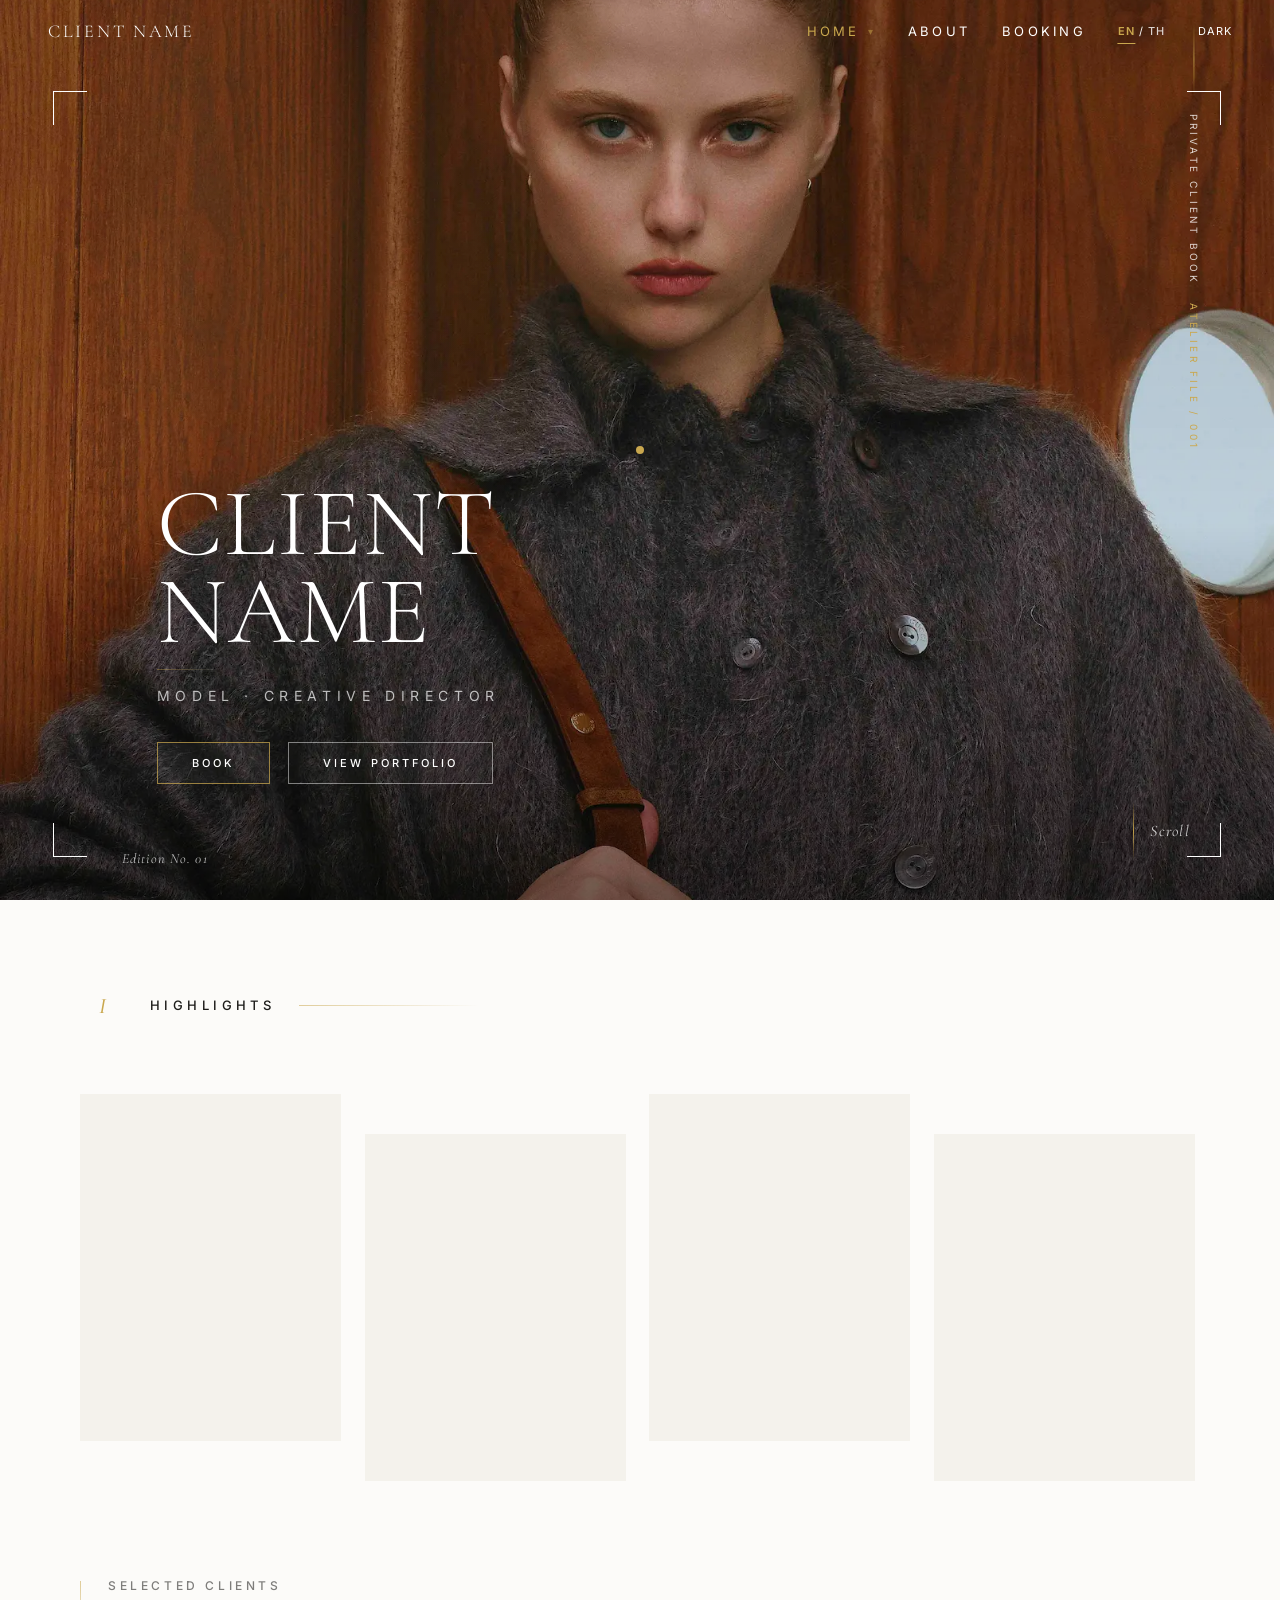
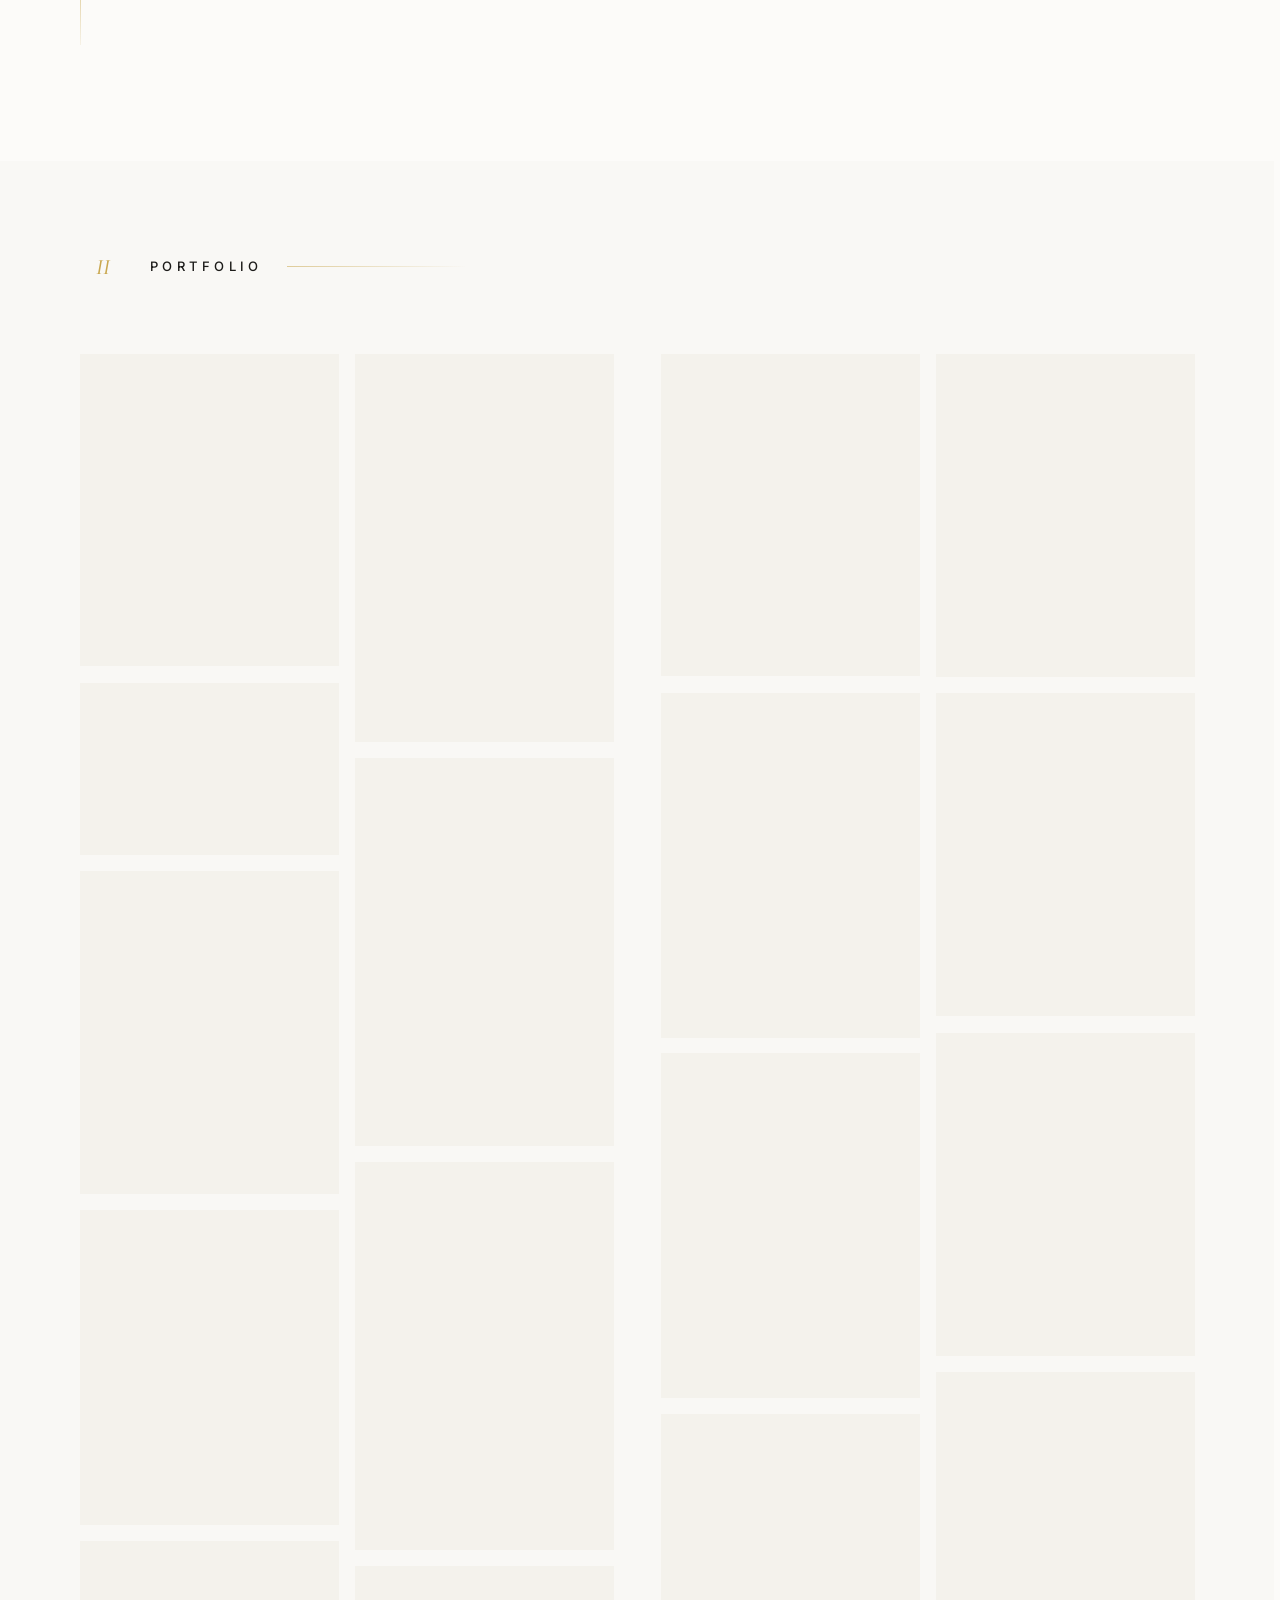
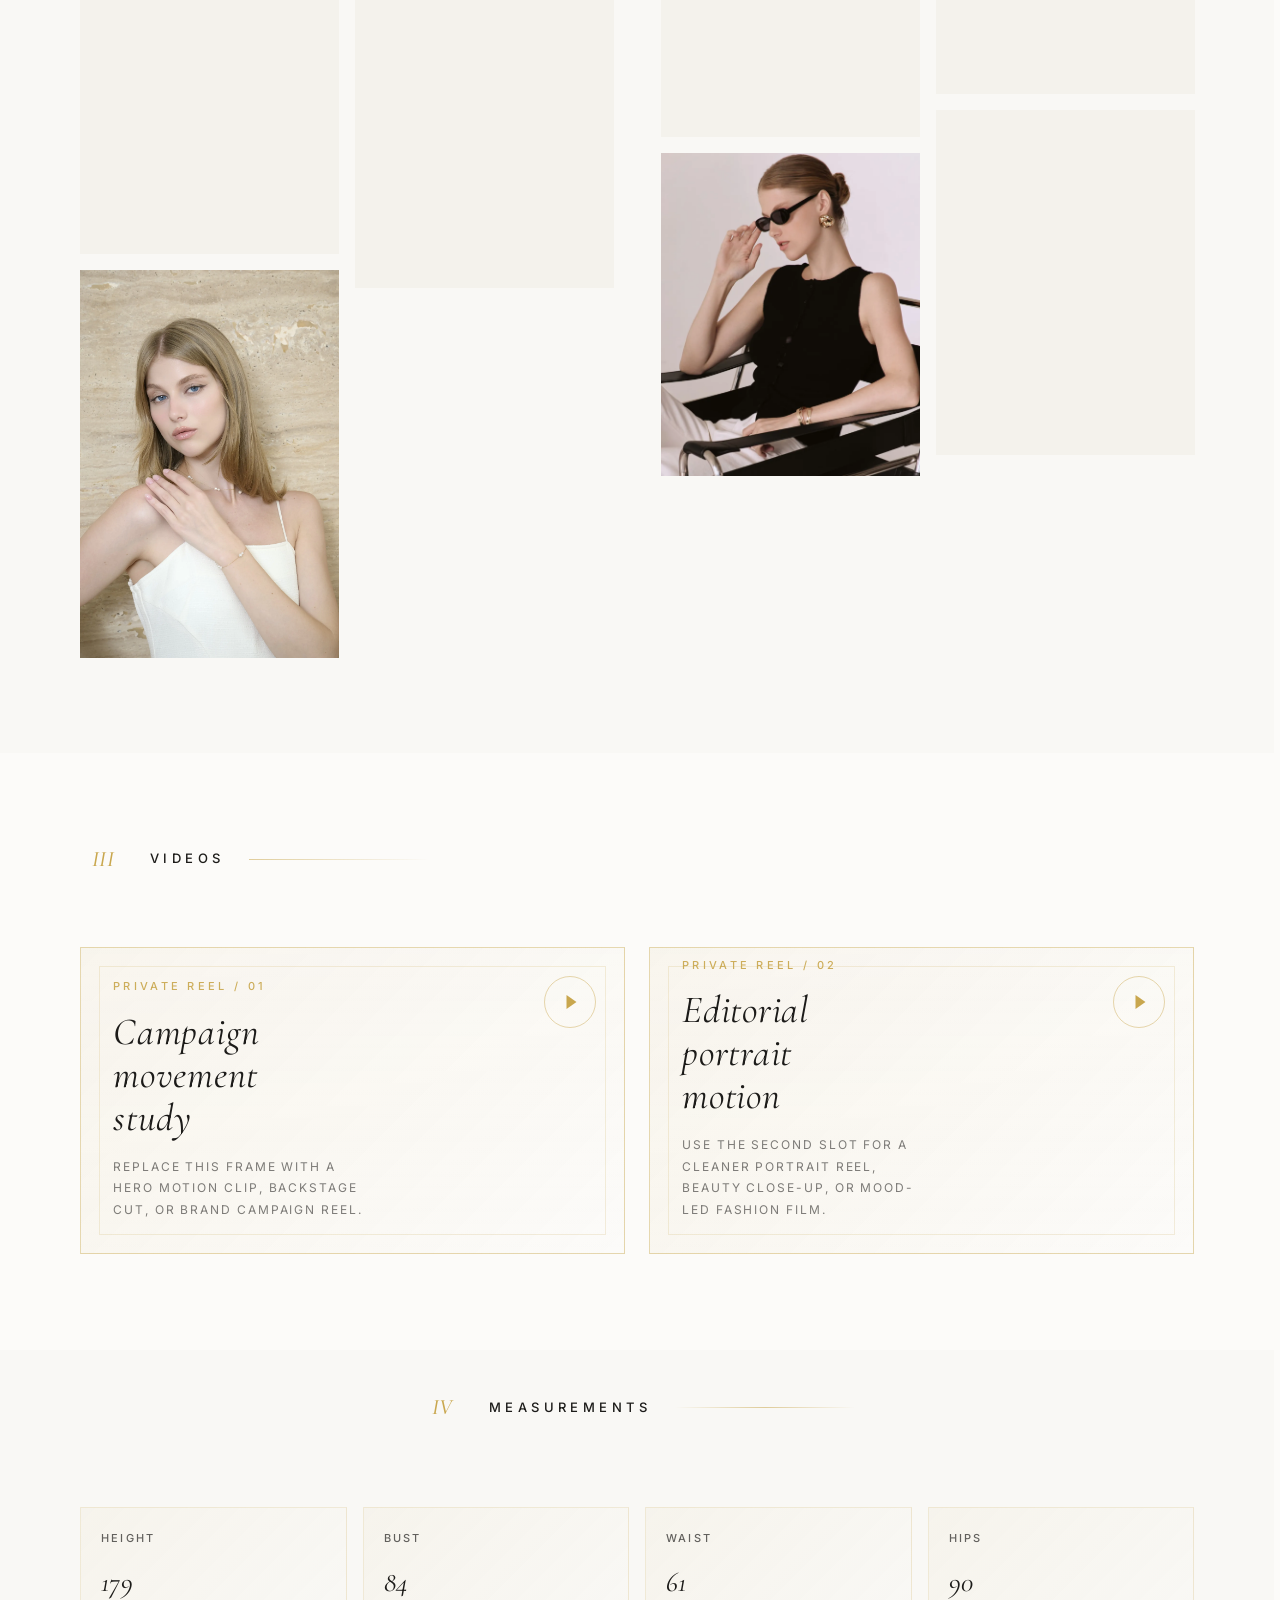
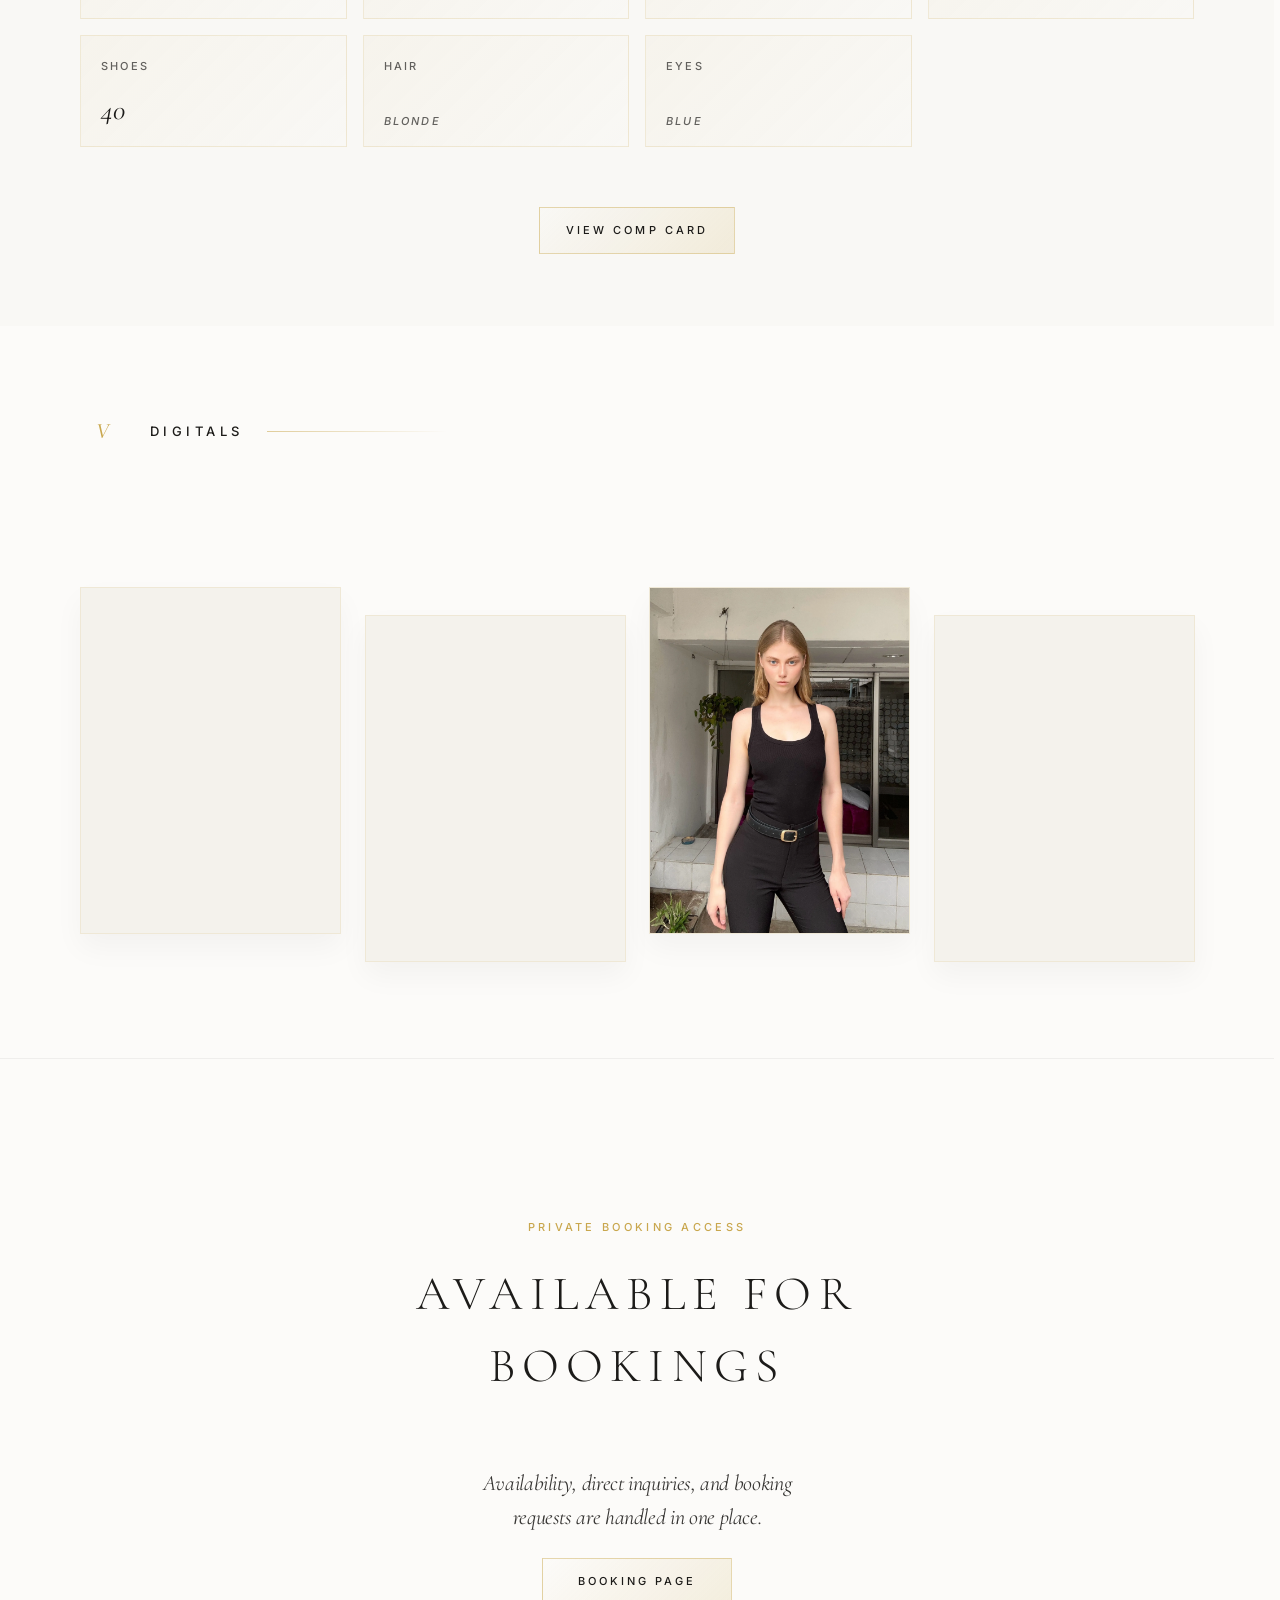
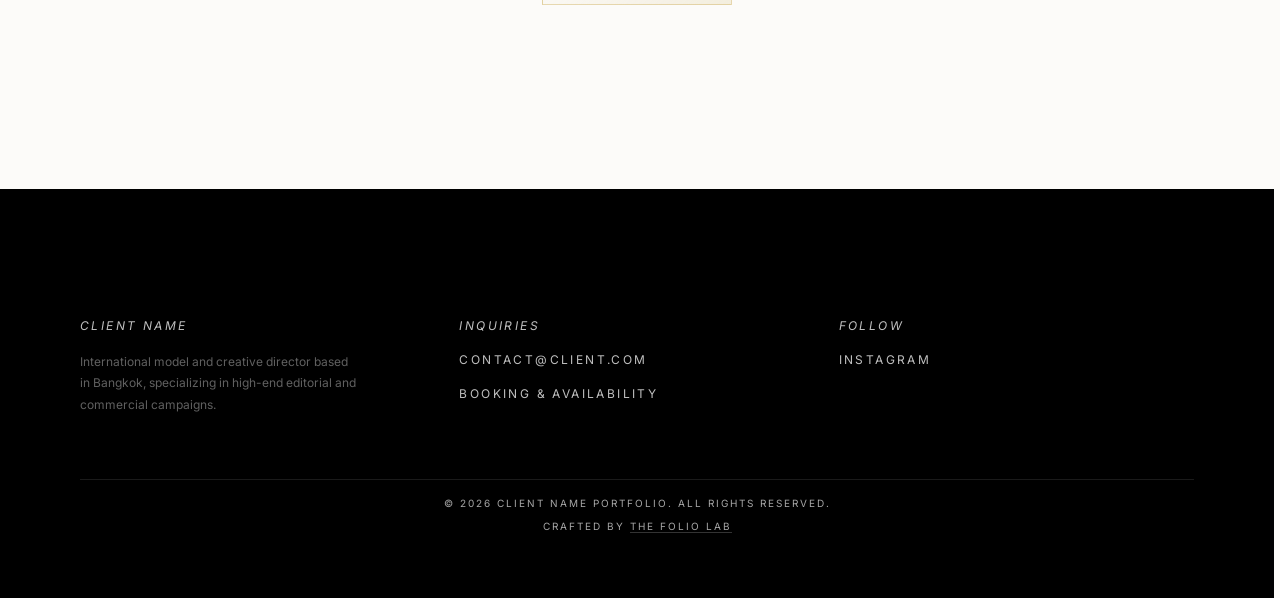
<file: index.html>
<!DOCTYPE html>
<html lang="en" class="splash-active">
<head>
    <meta charset="UTF-8">
    <meta name="viewport" content="width=device-width, initial-scale=1.0, viewport-fit=cover">
    
    <!-- =================================================================== -->
    <!-- SEO & METADATA (Update these values for each new client) -->
    <!-- =================================================================== -->
    <meta name="description" content="Editorial model and creative director portfolio.">
    <meta name="robots" content="index, follow, max-image-preview:large">
    <link rel="canonical" href="https://your-client-domain.com/">
    
    <!-- Open Graph (Facebook, LinkedIn, iMessage) -->
    <meta property="og:title" content="Portfolio | Client Name">
    <meta property="og:description" content="Editorial model and creative director portfolio.">
    <meta property="og:image" content="https://your-client-domain.com/image/hero/hero.webp">
    <meta property="og:url" content="https://your-client-domain.com/">
    <meta property="og:type" content="website">
    
    <!-- Twitter Cards -->
    <meta name="twitter:card" content="summary_large_image">
    <meta name="twitter:title" content="Portfolio | Client Name">
    <meta name="twitter:description" content="Editorial model and creative director portfolio.">
    <meta name="twitter:image" content="https://your-client-domain.com/image/hero/hero.webp">
    
    <!-- Apple Web App Settings -->
    <meta name="apple-mobile-web-app-capable" content="yes">
    <meta name="apple-mobile-web-app-status-bar-style" content="black">
    
    <meta name="theme-color" content="#070707">
    <script>
        document.documentElement.classList.add('splash-active');
    </script>
    <link rel="manifest" href="manifest.json">
    <title>Portfolio | Client Name</title>
    <link rel="stylesheet" href="style.css">
    <link href="https://fonts.googleapis.com/css2?family=Inter:wght@300;400;600&family=Cormorant+Garamond:ital,wght@0,300;0,400;0,600;1,300;1,400&display=swap" rel="stylesheet">
    <link rel="preconnect" href="https://player.vimeo.com">
    <link rel="preconnect" href="https://i.vimeocdn.com">
    <link rel="preload" as="image" href="image/hero/hero.webp" fetchpriority="high">
    <script src="config.js"></script>

    <!-- JSON-LD Structured Data for Google -->
    <script type="application/ld+json">
    {
      "@context": "https://schema.org",
      "@type": "Person",
      "name": "Client Name",
      "url": "https://your-client-domain.com/",
      "image": "https://your-client-domain.com/image/hero/hero.webp",
      "jobTitle": "Model and Creative Director"
    }
    </script>
</head>
<body>

    <!-- Luxury Splash Screen -->
    <div id="splash-screen" class="splash-screen">
        <div class="splash-shell">
            <div class="splash-logo" id="splashClientName"></div>
            <div class="splash-tagline" aria-hidden="true">Private Client Book</div>
        </div>
        <script>
            document.getElementById('splashClientName').textContent = window.CLIENT_CONFIG.name;
            Promise.race([
                document.fonts.ready,
                new Promise(resolve => setTimeout(resolve, 800))
            ]).then(() => document.documentElement.classList.add('fonts-loaded'));
        </script>
    </div>

    <script src="nav.js"></script>
    <header class="hero" id="hero">
        <!-- Change the background image URL right here for new clients -->
        <div class="hero-bg" style="background-image: url('image/hero/hero.webp');"></div>
        <div class="hero-signature" aria-hidden="true">
            <span>Private Client Book</span>
            <span>Atelier File / 001</span>
        </div>
        <div class="hero-atelier-frame" aria-hidden="true">
            <span class="frame-corner frame-corner-tl"></span>
            <span class="frame-corner frame-corner-tr"></span>
            <span class="frame-corner frame-corner-bl"></span>
            <span class="frame-corner frame-corner-br"></span>
        </div>
        <div class="hero-edition-note" aria-hidden="true">Edition No. 01</div>
        <div class="hero-content">
            <h1 class="reveal reveal-cinematic" id="clientNameHero"></h1>
            <p class="hero-tagline reveal reveal-cinematic delay-1">
                <span lang="en" id="taglineEn"></span>
                <span lang="th" id="taglineTh"></span>
            </p>
            <div class="hero-btns reveal reveal-cinematic delay-2">
                <a href="/booking.html" class="btn-primary" lang="en">Book</a>
                <a href="/booking.html" class="btn-primary" lang="th">จองคิว</a>
                <a href="#highlights" class="btn-secondary" lang="en">View Portfolio</a>
                <a href="#highlights" class="btn-secondary" lang="th">ดูผลงาน</a>
            </div>
        </div>
        <a href="#highlights" class="luxury-scroll-hint" aria-label="Scroll to highlights">
            <span>Scroll</span>
        </a>
    </header>

    <!-- SECTION 2: Highlights (4 Images) -->
    <section id="highlights">
        <div class="container">
            <p class="section-label" data-chapter="I">
                <span lang="en">Highlights</span>
                <span lang="th">ไฮไลต์</span>
            </p>
            <div style="grid-column: span 12;">
                <div class="featured-grid featured-grid--luxury">
                    <div class="featured-item reveal reveal-cinematic"><img src="image/highlights/01.webp" alt="Editorial" loading="lazy" decoding="async"></div>
                    <div class="featured-item reveal reveal-cinematic delay-1"><img src="image/highlights/02.webp" alt="Editorial" loading="lazy" decoding="async"></div>
                    <div class="featured-item reveal reveal-cinematic delay-2"><img src="image/highlights/03.WEBP" alt="Editorial" loading="lazy" decoding="async"></div>
                    <div class="featured-item reveal reveal-cinematic delay-3"><img src="image/highlights/04.webp" alt="Editorial" loading="lazy" decoding="async"></div>
                </div>
            </div>
        </div>
    </section>

    <!-- SECTION 2.5: Selected Clients -->
    <section id="selected-clients" class="luxury-clients-section luxury-clients-section--home">
        <div class="container">
            <div class="luxury-clients-shell">
                <h3 class="luxury-clients-title">
                    <span lang="en">Selected Clients</span>
                    <span lang="th">ลูกค้าที่ร่วมงาน</span>
                </h3>
                <div class="reveal reveal-fade delay-1 luxury-clients-row">
                    <img src="image/brand_icons/vogue.webp" alt="VOGUE" class="brand-logo luxury-brand-logo luxury-brand-logo--compact" loading="lazy" decoding="async">
                    <img src="image/brand_icons/elle.webp" alt="ELLE" class="brand-logo luxury-brand-logo luxury-brand-logo--compact" loading="lazy" decoding="async">
                    <img src="image/brand_icons/cartier.webp" alt="CARTIER" class="brand-logo luxury-brand-logo luxury-brand-logo--compact" loading="lazy" decoding="async">
                    <img src="image/brand_icons/armani.webp" alt="ARMANI" class="brand-logo luxury-brand-logo luxury-brand-logo--compact" loading="lazy" decoding="async">
                    <img src="image/brand_icons/levi.webp" alt="LEVI'S" class="brand-logo luxury-brand-logo luxury-brand-logo--compact" loading="lazy" decoding="async">
                </div>
            </div>
        </div>
    </section>

    <!-- SECTION 3: Full Portfolio (20 Images) -->
    <section id="portfolio" class="bg-alt">
        <div class="container">
            <p class="section-label" data-chapter="II">
                <span lang="en">Portfolio</span>
                <span lang="th">ผลงาน</span>
            </p>
            <div style="grid-column: span 12;">
                <div class="full-grid">
                    <div class="portfolio-column">
                        <div class="masonry-col">
                            <img src="image/portfolio/01.webp" alt="Work" class="reveal reveal-confident" loading="lazy" decoding="async">
                            <img src="image/portfolio/02.webp" alt="Work" class="reveal reveal-confident" loading="lazy" decoding="async">
                            <img src="image/portfolio/03.webp" alt="Work" class="reveal reveal-confident" loading="lazy" decoding="async">
                            <img src="image/portfolio/04.webp" alt="Work" class="reveal reveal-confident" loading="lazy" decoding="async">
                            <img src="image/portfolio/05.webp" alt="Work" class="reveal reveal-confident" loading="lazy" decoding="async">
                            <img src="image/portfolio/06.webp" alt="Work" class="reveal reveal-confident" loading="lazy" decoding="async">
                        </div>
                        <div class="masonry-col">
                            <img src="image/portfolio/07.webp" alt="Work" class="reveal reveal-confident" loading="lazy" decoding="async">
                            <img src="image/portfolio/08.webp" alt="Work" class="reveal reveal-confident" loading="lazy" decoding="async">
                            <img src="image/portfolio/09.webp" alt="Work" class="reveal reveal-confident" loading="lazy" decoding="async">
                            <img src="image/portfolio/10.webp" alt="Work" class="reveal reveal-confident" loading="lazy" decoding="async">
                        </div>
                    </div>
                    <div class="portfolio-column">
                        <div class="masonry-col">
                            <img src="image/portfolio/11.webp" alt="Work" class="reveal reveal-confident" loading="lazy" decoding="async">
                            <img src="image/portfolio/12.webp" alt="Work" class="reveal reveal-confident" loading="lazy" decoding="async">
                            <img src="image/portfolio/13.webp" alt="Work" class="reveal reveal-confident" loading="lazy" decoding="async">
                            <img src="image/portfolio/14.webp" alt="Work" class="reveal reveal-confident" loading="lazy" decoding="async">
                            <img src="image/portfolio/15.webp" alt="Work" class="reveal reveal-confident" loading="lazy" decoding="async">
                        </div>
                        <div class="masonry-col">
                            <img src="image/portfolio/16.webp" alt="Work" class="reveal reveal-confident" loading="lazy" decoding="async">
                            <img src="image/portfolio/17.webp" alt="Work" class="reveal reveal-confident" loading="lazy" decoding="async">
                            <img src="image/portfolio/18.webp" alt="Work" class="reveal reveal-confident" loading="lazy" decoding="async">
                            <img src="image/portfolio/19.webp" alt="Work" class="reveal reveal-confident" loading="lazy" decoding="async">
                            <img src="image/portfolio/20.webp" alt="Work" class="reveal reveal-confident" loading="lazy" decoding="async">
                        </div>
                    </div>
                </div>
            </div>
        </div>
    </section>

    <!-- SECTION 4: Video Portfolio (2 Videos) -->
    <section id="motion">
        <div class="container">
            <p class="section-label" data-chapter="III">
                <span lang="en">Videos</span>
                <span lang="th">วิดีโอ</span>
            </p>
            <div style="grid-column: span 12;">
                <div class="video-grid">
                    <div class="video-item reveal reveal-fade">
                        <div class="video-placeholder-card">
                            <div class="video-placeholder-card__meta">
                                <span lang="en">Private Reel / 01</span>
                                <span lang="th">รีลส่วนตัว / 01</span>
                            </div>
                            <div class="video-placeholder-card__play" aria-hidden="true"></div>
                            <p class="video-placeholder-card__title">
                                <span lang="en">Campaign movement study</span>
                                <span lang="th">ตัวอย่างวิดีโอแคมเปญ</span>
                            </p>
                            <p class="video-placeholder-card__caption">
                                <span lang="en">Replace this frame with a hero motion clip, backstage cut, or brand campaign reel.</span>
                                <span lang="th">แทนที่ส่วนนี้ด้วยวิดีโอไฮไลต์ เบื้องหลัง หรือแคมเปญของลูกค้า</span>
                            </p>
                        </div>
                    </div>
                    <div class="video-item reveal reveal-fade delay-2">
                        <div class="video-placeholder-card">
                            <div class="video-placeholder-card__meta">
                                <span lang="en">Private Reel / 02</span>
                                <span lang="th">รีลส่วนตัว / 02</span>
                            </div>
                            <div class="video-placeholder-card__play" aria-hidden="true"></div>
                            <p class="video-placeholder-card__title">
                                <span lang="en">Editorial portrait motion</span>
                                <span lang="th">ตัวอย่างวิดีโอพอร์ตเทรต</span>
                            </p>
                            <p class="video-placeholder-card__caption">
                                <span lang="en">Use the second slot for a cleaner portrait reel, beauty close-up, or mood-led fashion film.</span>
                                <span lang="th">ช่องที่สองเหมาะกับบิวตี้รีล พอร์ตเทรต หรือแฟชั่นฟิล์มที่เน้นอารมณ์</span>
                            </p>
                        </div>
                    </div>
                </div>
            </div>
        </div>
    </section>

    <!-- SECTION 5: Measurements -->
    <section id="measurements" class="bg-alt">
        <div class="container">
            <p class="section-label" data-chapter="IV">
                <span lang="en">Measurements</span>
                <span lang="th">สัดส่วน</span>
            </p>
            <div style="grid-column: span 12;">
                <div class="info-strip">
                    <div class="info-chip"><span lang="en">Height</span><span lang="th">ส่วนสูง</span><strong id="val-height"></strong></div>
                    <div class="info-chip"><span lang="en">Bust</span><span lang="th">อก</span><strong id="val-bust"></strong></div>
                    <div class="info-chip"><span lang="en">Waist</span><span lang="th">เอว</span><strong id="val-waist"></strong></div>
                    <div class="info-chip"><span lang="en">Hips</span><span lang="th">สะโพก</span><strong id="val-hips"></strong></div>
                    <div class="info-chip"><span lang="en">Shoes</span><span lang="th">รองเท้า</span><strong id="val-shoes"></strong></div>
                    <div class="info-chip"><span lang="en">Hair</span><span lang="th">สีผม</span><strong><span lang="en" id="val-hairEn"></span><span lang="th" id="val-hairTh"></span></strong></div>
                    <div class="info-chip"><span lang="en">Eyes</span><span lang="th">นัยน์ตา</span><strong><span lang="en" id="val-eyesEn"></span><span lang="th" id="val-eyesTh"></span></strong></div>
                </div>
                <!-- Subtle Comp Card Button -->
                <div class="reveal reveal-restrained delay-1" id="compCardContainer" style="text-align: center; margin-top: 24px;">
                    <a href="#" id="compCardBtn" class="btn-bold">
                        <span lang="en">View Comp Card</span>
                        <span lang="th">ดูคอมพ์การ์ด</span>
                    </a>
                </div>
            </div>
        </div>
    </section>

    <!-- SECTION 6: Digitals (4 Images) -->
    <section id="digitals">
        <div class="container">
            <p class="section-label" data-chapter="V">
                <span lang="en">Digitals</span>
                <span lang="th">สแนปช็อต</span>
            </p>
            <div style="grid-column: span 12;">
                <div class="digitals-intro reveal reveal-restrained">
                    <p>
                        <span lang="en">Clean natural frames for clients, agencies, and direct booking review.</span>
                        <span lang="th">ภาพธรรมชาติสำหรับลูกค้า เอเจนซี และการพิจารณางานโดยตรง</span>
                    </p>
                </div>
                <div class="digitals-grid digitals-grid--luxury">
                    <img src="image/digitals/01.webp" alt="Digital 1" class="reveal reveal-confident" loading="lazy" decoding="async">
                    <img src="image/digitals/02.webp" alt="Digital 2" class="reveal reveal-confident delay-1" loading="lazy" decoding="async">
                    <img src="image/digitals/03.webp" alt="Digital 3" class="reveal reveal-confident delay-2" loading="lazy" decoding="async">
                    <img src="image/digitals/04.webp" alt="Digital 4" class="reveal reveal-confident delay-3" loading="lazy" decoding="async">
                </div>
            </div>
        </div>
    </section>

    <section class="cta-section">
        <div class="cta-section__inner reveal reveal-emotional">
            <p class="cta-section__eyebrow">
                <span lang="en">Private Booking Access</span>
                <span lang="th">การจองคิวแบบส่วนตัว</span>
            </p>
            <h2>
                <span lang="en">Available for bookings</span>
                <span lang="th">ติดต่องานและจองคิว</span>
            </h2>
            <p class="cta-section__copy">
                <span lang="en">Availability, direct inquiries, and booking requests are handled in one place.</span>
                <span lang="th">ตรวจสอบตารางงาน ติดต่อสอบถาม และส่งคำขอจองคิวได้ในที่เดียว</span>
            </p>
            <a href="/booking.html" class="btn-bold reveal reveal-restrained delay-1">
                <span lang="en">Booking Page</span>
                <span lang="th">ไปที่หน้าการจอง</span>
            </a>
        </div>
    </section>

    <a href="#hero" class="back-to-top">
        <span lang="en">Top</span>
        <span lang="th">กลับขึ้นบน</span>
    </a>

    <div id="imageModal" class="modal" role="dialog" aria-modal="true" aria-label="Image Gallery">
        <span class="modal-nav modal-prev" aria-label="Previous Image" role="button">&#10094;</span>
        <img class="modal-content" id="img01" alt="Expanded image">
        <span class="modal-nav modal-next" aria-label="Next Image" role="button">&#10095;</span>
        <div class="modal-caption" id="imageModalCaption" aria-hidden="true">
            <p class="modal-caption__kicker" id="imageModalCaptionKicker"></p>
            <p class="modal-caption__text">
                <span lang="en" id="imageModalCaptionEn"></span>
                <span lang="th" id="imageModalCaptionTh"></span>
            </p>
        </div>
        <button type="button" class="modal-fullscreen-toggle" id="imageModalFullscreenToggle" aria-pressed="false">
            <span lang="en" id="imageModalFullscreenToggleEn">Fullscreen</span>
            <span lang="th" id="imageModalFullscreenToggleTh">เต็มจอ</span>
        </button>
        <button type="button" class="modal-caption-toggle" id="imageModalCaptionToggle" aria-pressed="true">
            <span lang="en" id="imageModalCaptionToggleEn">Captions: On</span>
            <span lang="th" id="imageModalCaptionToggleTh">คำบรรยาย: เปิด</span>
        </button>
    </div>

    <!-- Dedicated Comp Card Modal -->
    <div id="compCardModal" class="modal" role="dialog" aria-modal="true" aria-label="Comp Card">
        <img class="modal-content" id="compCardImg" alt="Client Comp Card" style="max-height: 80vh;">
        <div class="comp-card-modal-note">
            <a href="#" id="compCardDownload" download="Comp_Card.png" class="btn-bold">
                <span lang="en">Download Comp Card</span>
                <span lang="th">ดาวน์โหลดคอมพ์การ์ด</span>
            </a>
        </div>
    </div>

    <script src="footer.js"></script>
    <script src="main.js"></script>

</body>
</html>
</file>
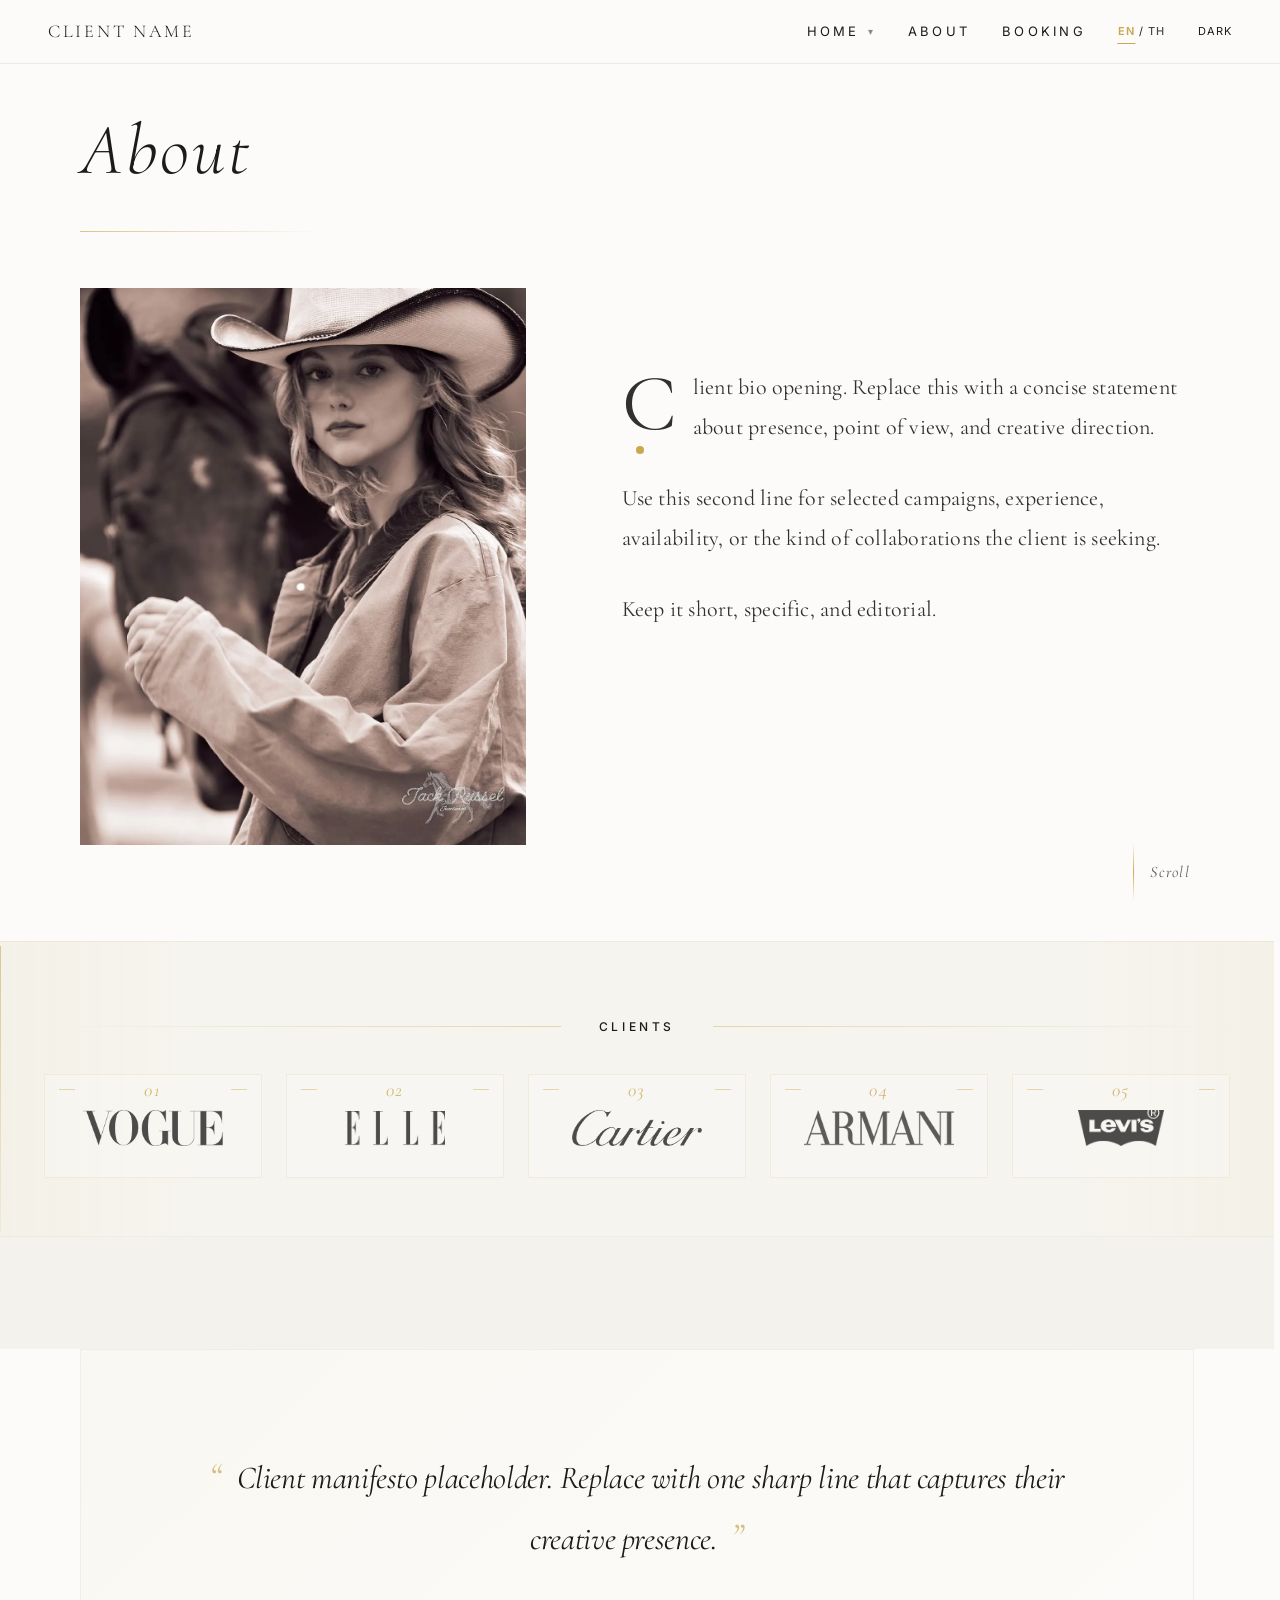
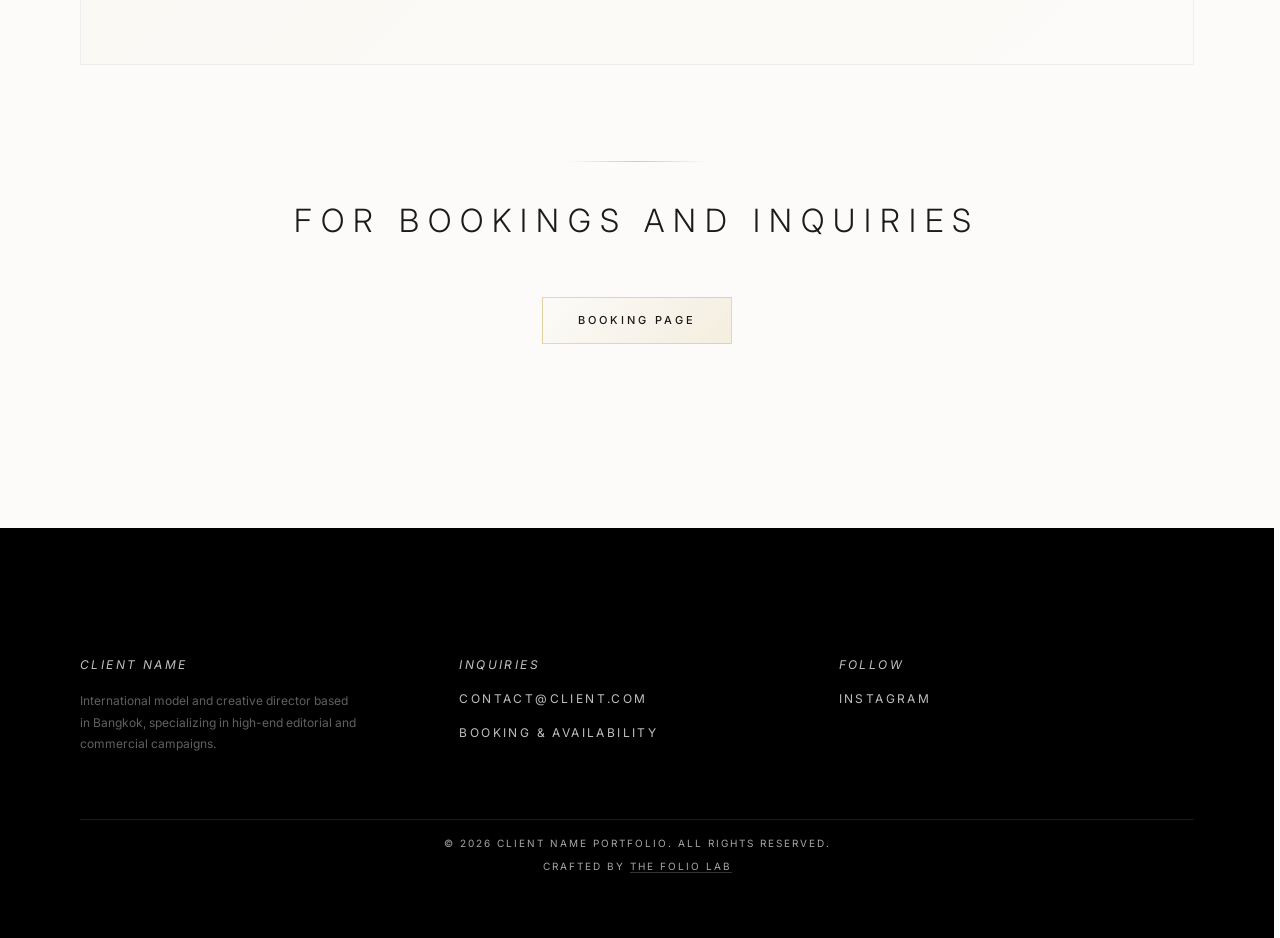
<file: about.html>
<!DOCTYPE html>
<html lang="en">
<head>
    <meta charset="UTF-8">
    <meta name="viewport" content="width=device-width, initial-scale=1.0, viewport-fit=cover">
    
    <!-- SEO & METADATA -->
    <meta name="description" content="Learn more about [Client Name] and their professional experience.">
    <meta name="robots" content="index, follow, max-image-preview:large">
    <link rel="canonical" href="https://your-client-domain.com/about.html">
    
    <!-- Open Graph -->
    <meta property="og:title" content="About | Client Name">
    <meta property="og:description" content="Learn more about [Client Name] and their professional experience.">
    <meta property="og:image" content="https://your-client-domain.com/image/about/01.webp">
    <meta property="og:url" content="https://your-client-domain.com/about.html">
    <meta property="og:type" content="profile">
    
    <!-- Twitter Cards -->
    <meta name="twitter:card" content="summary_large_image">
    <meta name="twitter:title" content="About | Client Name">
    <meta name="twitter:description" content="Learn more about [Client Name] and their professional experience.">
    <meta name="twitter:image" content="https://your-client-domain.com/image/about/01.webp">
    
    <meta name="apple-mobile-web-app-capable" content="yes">
    <meta name="apple-mobile-web-app-status-bar-style" content="black-translucent">
    <meta name="theme-color" content="#FCFBF9" media="(prefers-color-scheme: light)">
    <meta name="theme-color" content="#11100E" media="(prefers-color-scheme: dark)">
    <link rel="manifest" href="manifest.json">
    <title>About | Client Name</title>
    <link rel="stylesheet" href="style.css">
    <link href="https://fonts.googleapis.com/css2?family=Inter:wght@300;400;600&family=Cormorant+Garamond:ital,wght@0,300;0,400;0,600;1,300;1,400&display=swap" rel="stylesheet">
    <script src="config.js"></script>

    <!-- JSON-LD Structured Data for Google -->
    <script type="application/ld+json">
    {
      "@context": "https://schema.org",
      "@type": "ProfilePage",
      "mainEntity": {
        "@type": "Person",
        "name": "Client Name",
        "image": "https://your-client-domain.com/image/about/01.webp",
        "description": "Professional model and creative director.",
        "url": "https://your-client-domain.com/about.html"
      }
    }
    </script>
</head>
<body>

    <script src="nav.js"></script>
    <section class="about-hero-section" style="padding-top: 96px; border-top: none;">
        <div class="container">
            <div style="grid-column: span 12;">
                <h2 class="page-header">
                    <span lang="en">About</span>
                    <span lang="th">เกี่ยวกับฉัน</span>
                </h2>
                <div class="split-layout" style="text-align: left;">
                    <img src="image/about/01.webp" alt="Portrait" class="reveal reveal-restrained" loading="lazy">
                    <div class="bio reveal reveal-restrained delay-1" id="aboutBio">
                        <!-- Populated from config.js for fast client delivery -->
                    </div>
                </div>
            </div>
        </div>
        <div class="luxury-scroll-hint about-scroll-hint" aria-hidden="true">Scroll</div>
    </section>

    <section class="container luxury-clients-section luxury-clients-section--about" style="background: var(--surface);">
        <div class="luxury-clients-shell luxury-clients-shell--about">
            <h2 class="reveal reveal-emotional luxury-clients-heading">
                <span lang="en">Clients</span>
                <span lang="th">ลูกค้าที่ร่วมงาน</span>
            </h2>
            <div class="reveal reveal-fade delay-1 luxury-clients-row luxury-clients-row--about">
                <figure class="luxury-client-entry">
                    <span>01</span>
                    <img src="image/brand_icons/vogue.webp" alt="VOGUE" class="brand-logo luxury-brand-logo" loading="lazy" decoding="async">
                </figure>
                <figure class="luxury-client-entry">
                    <span>02</span>
                    <img src="image/brand_icons/elle.webp" alt="ELLE" class="brand-logo luxury-brand-logo" loading="lazy" decoding="async">
                </figure>
                <figure class="luxury-client-entry">
                    <span>03</span>
                    <img src="image/brand_icons/cartier.webp" alt="CARTIER" class="brand-logo luxury-brand-logo" loading="lazy" decoding="async">
                </figure>
                <figure class="luxury-client-entry">
                    <span>04</span>
                    <img src="image/brand_icons/armani.webp" alt="ARMANI" class="brand-logo luxury-brand-logo" loading="lazy" decoding="async">
                </figure>
                <figure class="luxury-client-entry">
                    <span>05</span>
                    <img src="image/brand_icons/levi.webp" alt="LEVI'S" class="brand-logo luxury-brand-logo" loading="lazy" decoding="async">
                </figure>
            </div>
        </div>
    </section>

    <section class="container luxury-about-manifesto-section" style="padding-bottom: 160px;">
        <div style="grid-column: span 12;">
            <div class="reveal reveal-emotional luxury-manifesto-block" style="padding: 96px; border: 1px solid #eee;">
                <p class="editorial-quote">
                    <span lang="en" id="manifestoEn"></span>
                    <span lang="th" id="manifestoTh"></span>
                </p>
            </div>
            
            <div class="luxury-contact-prompt" style="margin-top: 96px; text-align: center;">
                <h3>
                    <span lang="en">For bookings and inquiries</span>
                    <span lang="th">สำหรับการจองและติดต่อสอบถาม</span>
                </h3>
                <a href="/booking.html" class="btn-bold reveal delay-1">
                    <span lang="en">Booking Page</span>
                    <span lang="th">ไปที่หน้าการจอง</span>
                </a>
            </div>
        </div>
    </section>

    <script src="footer.js"></script>
    <script src="main.js"></script>
</body>
</html>
</file>
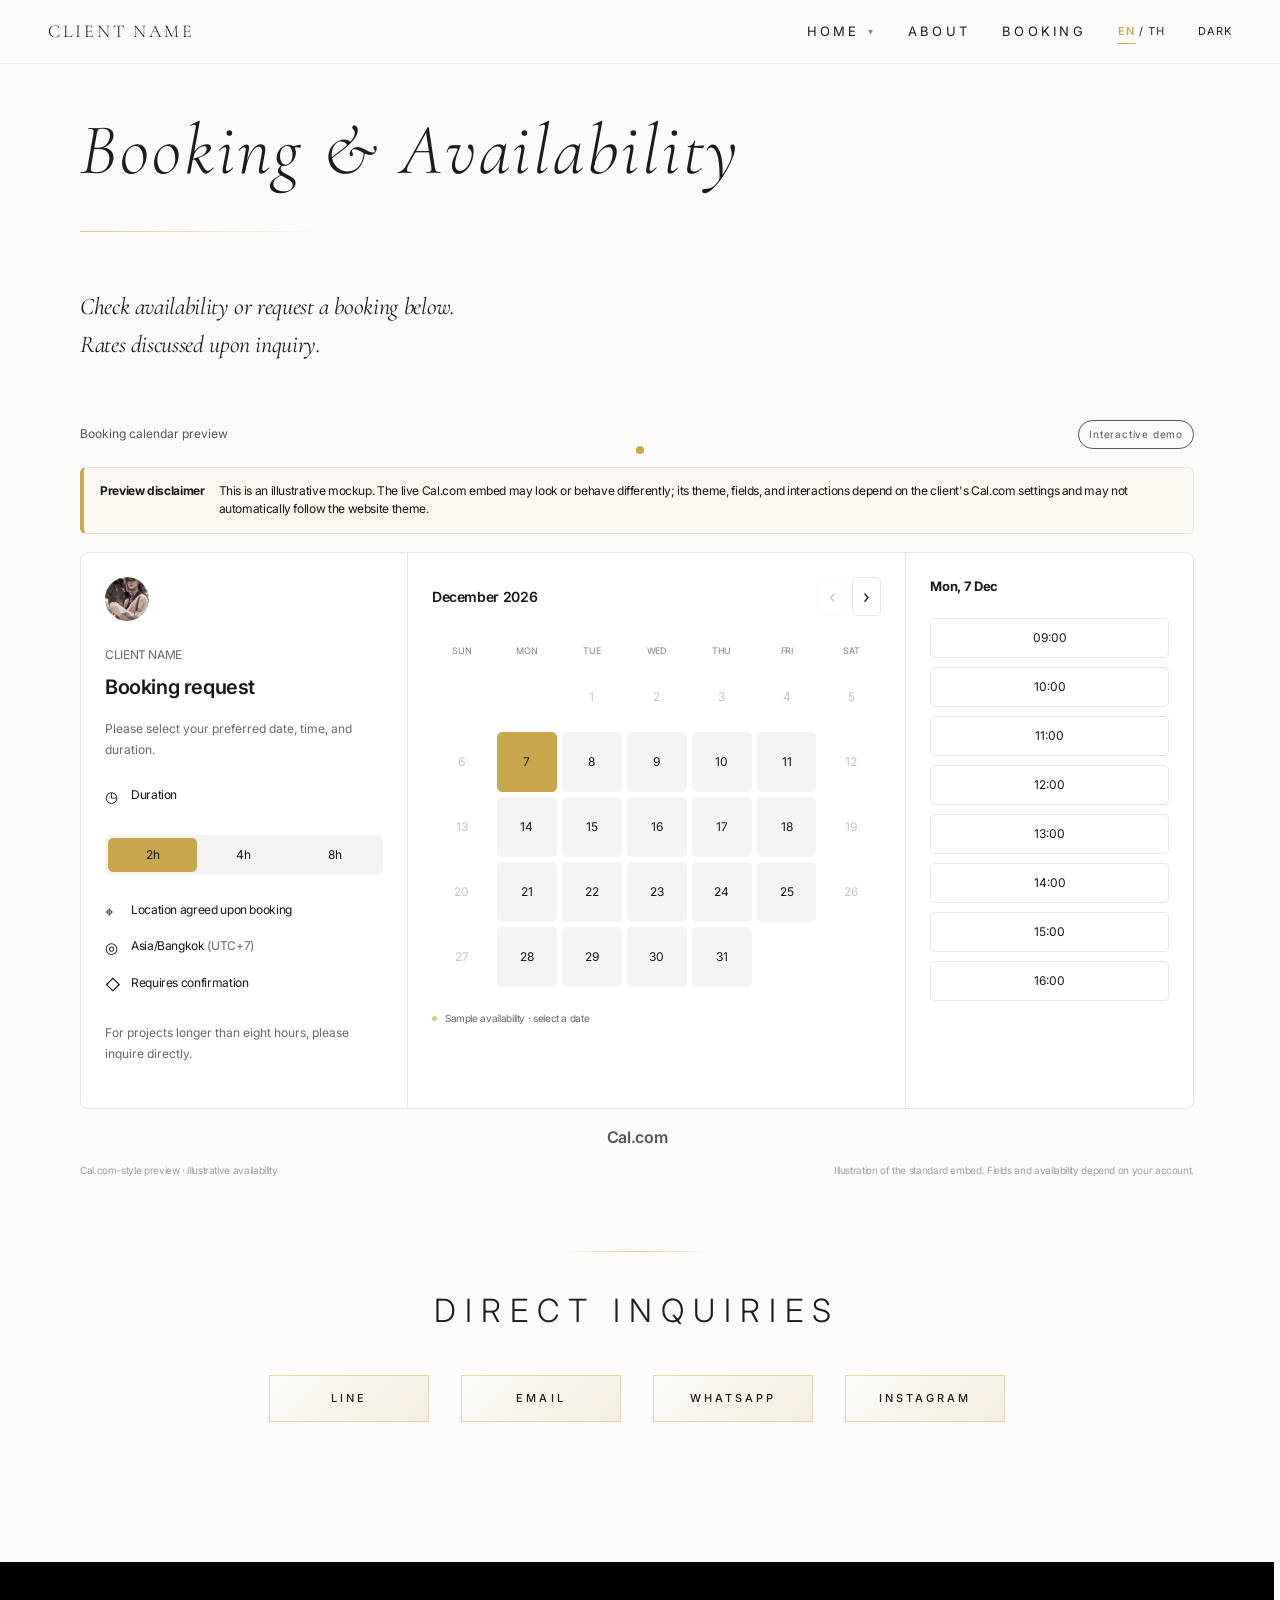
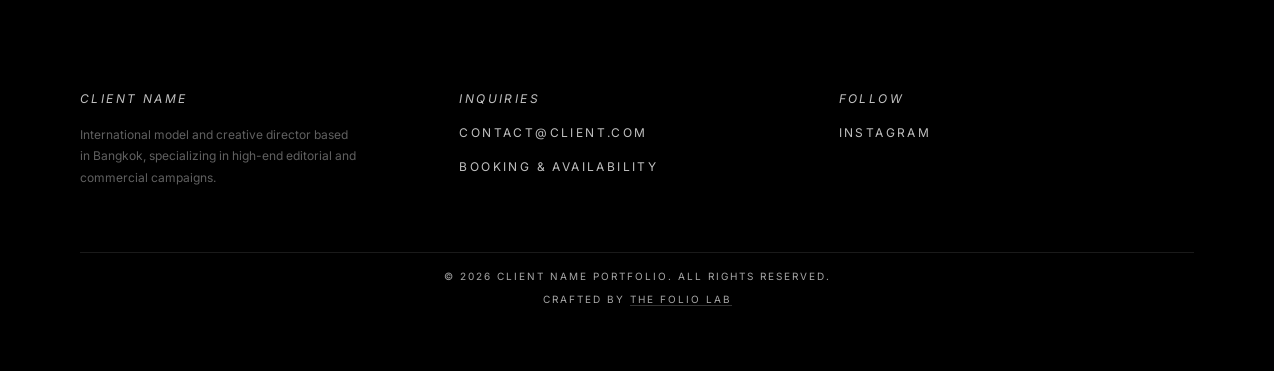
<file: booking.html>
<!DOCTYPE html>
<html lang="en">
<head>
    <meta charset="UTF-8">
    <meta name="viewport" content="width=device-width, initial-scale=1.0, viewport-fit=cover">
    
    <!-- SEO & METADATA -->
    <meta name="description" content="Check availability and request a booking.">
    <meta name="robots" content="index, follow, max-image-preview:large">
    <link rel="canonical" href="https://your-client-domain.com/booking.html">
    
    <!-- Open Graph -->
    <meta property="og:title" content="Booking | Client Name">
    <meta property="og:description" content="Check availability and request a booking.">
    <meta property="og:image" content="https://your-client-domain.com/image/hero/hero.webp">
    <meta property="og:url" content="https://your-client-domain.com/booking.html">
    <meta property="og:type" content="website">
    
    <!-- Twitter Cards -->
    <meta name="twitter:card" content="summary_large_image">
    <meta name="twitter:title" content="Booking | Client Name">
    <meta name="twitter:description" content="Check availability and request a booking.">
    <meta name="twitter:image" content="https://your-client-domain.com/image/hero/hero.webp">
    
    <meta name="apple-mobile-web-app-capable" content="yes">
    <meta name="apple-mobile-web-app-status-bar-style" content="black-translucent">
    <meta name="theme-color" content="#FCFBF9" media="(prefers-color-scheme: light)">
    <meta name="theme-color" content="#11100E" media="(prefers-color-scheme: dark)">
    <link rel="manifest" href="manifest.json">
    <title>Booking | Client Name</title>
    <link rel="stylesheet" href="style.css">
    <link rel="stylesheet" href="calendar-preview.css?v=disclaimer-1">
    <link href="https://fonts.googleapis.com/css2?family=Inter:wght@300;400;600&family=Cormorant+Garamond:ital,wght@0,300;0,400;0,600;1,300;1,400&display=swap" rel="stylesheet">
    <script src="config.js"></script>

    <!-- JSON-LD Structured Data for Google -->
    <script type="application/ld+json">
    {
      "@context": "https://schema.org",
      "@type": "ContactPage",
      "name": "Booking & Availability | Client Name",
      "description": "Check availability or request a booking.",
      "url": "https://your-client-domain.com/booking.html"
    }
    </script>
</head>
<body>

    <script src="nav.js"></script>
    <section style="padding-top: 96px; padding-bottom: 128px; border-top: none;">
        <div class="container">
            <div style="grid-column: span 12;">
                <h2 class="page-header">
                    <span lang="en">Booking & Availability</span>
                    <span lang="th">จองคิวและตารางงาน</span>
                </h2>
                <p class="page-description booking-intro reveal reveal-restrained delay-1" style="max-width: 600px; margin: 0 0 0;">
                    <span lang="en">Check availability or request a booking below. <br> Rates discussed upon inquiry.</span>
                    <span lang="th">ตรวจสอบตารางงานหรือส่งคำขอจองคิวได้ที่ด้านล่าง <br>สามารถติดต่อเพื่อสอบถามราคาก่อนการจองคิว</span>
                </p>

                <div id="calendar-preview" class="cal-preview"></div>

                <div class="inquiry-section luxury-inquiry-section" style="text-align: center;">
                    <h3>
                        <span lang="en">Direct Inquiries</span>
                        <span lang="th">ติดต่อสอบถาม</span>
                    </h3>
                    <div class="contact-list">
                        <a href="#" id="link-line" target="_blank" rel="noopener noreferrer" class="btn-bold reveal reveal-restrained delay-1">LINE</a>
                        <a href="#" id="link-email" class="btn-bold reveal reveal-restrained delay-2">Email</a>
                        <a href="#" id="link-wa" target="_blank" rel="noopener noreferrer" class="btn-bold reveal reveal-restrained delay-3">WhatsApp</a>
                        <a href="#" id="link-ig" target="_blank" rel="noopener noreferrer" class="btn-bold reveal reveal-restrained delay-4">INSTAGRAM</a>
                    </div>
                </div>
            </div>
        </div>
    </section>

    <a href="#" class="back-to-top">
        <span lang="en">Top</span>
        <span lang="th">กลับขึ้นบน</span>
    </a>

    <script src="calendar-preview.js?v=disclaimer-1"></script>
    <script src="footer.js"></script>
    <script src="main.js"></script>
</body>
</html>
</file>
<file: style.css>
/* ==========================================================================
   CLIENT CONFIGURATION (THEME SETTINGS)
   Update these variables to re-skin the entire website in seconds.
   ========================================================================== */
:root {
    /* 1. BRAND COLORS */
    --black: #000000;
    --white: #ffffff;
    --light-gray: #f5f5f5;
    --gold: #C9A74E; /* Primary Accent Color */
    --gold-soft: rgba(201, 167, 78, 0.42);
    --gold-faint: rgba(201, 167, 78, 0.16);

    /* 2. BRAND FONTS */
    --serif: 'Cormorant Garamond', serif;
    --sans: 'Inter', -apple-system, BlinkMacSystemFont, "Segoe UI", Roboto, sans-serif;

    /* 3. SPACING */
    --margin: 80px;
    --gutter: 24px;

    /* Theme-aware variables */
    --bg: #FCFBF9; /* Warm alabaster white */
    --text: #1C1B19; /* Deep warm charcoal instead of pure black */
    --surface: #F4F2EC; /* Warm greige */
    --nav-bg: rgba(252, 251, 249, 0.98);
    --dropdown-bg: rgba(252, 251, 249, 0.85); /* Slightly higher opacity for warmth */
    --alt-bg: #F9F8F5; /* Warm off-white */
    --border-subtle: rgba(28, 27, 25, 0.08); /* Tinted subtle border */
    --scrollbar-thumb: rgba(28, 27, 25, 0.3); /* More visible scrollbar */
    --mobile-viewport-overbleed: 0px;
}

[data-theme="dark"] {
    --bg: #11100E; /* Subtle warm espresso black */
    --text: var(--white);
    --surface: #1C1A17; /* Warm dark gray */
    --nav-bg: rgba(17, 16, 14, 0.85);
    --dropdown-bg: rgba(28, 26, 23, 0.85);
    --alt-bg: #171512; /* Warm mid-dark gray */
    --border-subtle: rgba(255, 255, 255, 0.08); /* Slightly softer */
    --scrollbar-thumb: rgba(255, 255, 255, 0.3);
    --gold-soft: rgba(201, 167, 78, 0.5);
    --gold-faint: rgba(201, 167, 78, 0.2);
}

html {
    width: 100%;
    scrollbar-gutter: stable; /* Prevents layout shift when modals open */
}

html.splash-active {
    background: #070707;
    color-scheme: dark;
}

html.splash-active body {
    background: #070707;
}

html.splash-active::before {
    content: "";
    position: fixed;
    inset: -40vh -40vw;
    background: #070707;
    z-index: 9998;
    pointer-events: none;
}

html.splash-active body::before {
    content: "";
    position: fixed;
    inset: -40vh -40vw;
    background: #070707;
    z-index: 9998;
    pointer-events: none;
}

html.splash-active .app-transition-curtain {
    background: #070707;
}

html.splash-active body > :not(#splash-screen) {
    visibility: hidden !important;
}

html.splash-active .hero-atelier-frame,
html.splash-active .hero-edition-note,
html.splash-active .luxury-scroll-hint,
html.splash-active .hero-signature {
    opacity: 0 !important;
    visibility: hidden !important;
}

/* Modern Scrollbar Styling (Vasilina Engine) */
::-webkit-scrollbar {
    width: 6px;
    background-color: transparent;
}
::-webkit-scrollbar-track {
    background-color: transparent;
}
::-webkit-scrollbar-thumb {
    background: var(--scrollbar-thumb);
    border-radius: 10px;
    border: 1px solid transparent;
    background-clip: padding-box;
}
::-webkit-scrollbar-thumb:hover {
    background: var(--text);
    border: 1px solid transparent;
    background-clip: padding-box;
}

/* Scroll Lock Engine (Vasilina) */
html.scroll-locked {
    scrollbar-width: none !important;
    -ms-overflow-style: none !important;
}
html.scroll-locked::-webkit-scrollbar { display: none !important; width: 0 !important; height: 0 !important; }

body {
    overflow-x: hidden;
    width: 100%;
}

* {
    margin: 0;
    padding: 0;
    box-sizing: border-box;
    -webkit-tap-highlight-color: transparent; /* Removes the default mobile browser gray tap blink universally */
}

body {
    background-color: var(--bg);
    color: var(--text);
    font-family: var(--sans);
    font-size: 18px;
    line-height: 1.5;
    letter-spacing: -0.02em; /* Slightly tighter for body text */
    -webkit-font-smoothing: antialiased;
}

/* Language Toggle Logic */
/* Hide Thai elements by default */
[lang="th"] { 
    display: none !important; 
}

/* Toggle logic: target only elements with the explicit lang attribute */
body.lang-th [lang="en"] { display: none !important; }
body.lang-th [lang="th"] { display: block !important; }
body.lang-th a[lang="th"], body.lang-th span[lang="th"] { display: inline-block !important; }

h1, h2, .logo {
    font-family: var(--serif);
    font-weight: 300; /* Lighter weight for elegance */
    text-transform: uppercase;
    letter-spacing: 0.15em; /* Increased letter spacing */
}

h1 { 
    font-family: var(--serif);
    font-weight: 300; 
    font-size: 96px; 
    line-height: 0.9; 
    letter-spacing: 0.02em;
}
h2 { font-size: 48px; margin-bottom: 64px; font-weight: 300; } /* Larger with more bottom margin */

h3 { 
    font-family: var(--sans); 
    font-size: 22px; 
    font-weight: 300; 
    text-transform: uppercase; 
    letter-spacing: 0.4em; 
    margin-bottom: 32px; 
    color: var(--text); 
    opacity: 1; /* Ensures text stays strictly black on white backgrounds */
}

a { text-decoration: none; color: inherit; transition: opacity 0.3s ease, color 0.3s ease; }
a:hover { opacity: 0.7; transition-delay: 0.1s; }

/* Brand Logos Theme Adaptability */
.brand-logo { 
    transition: filter 0.5s ease; 
    pointer-events: none; /* Foolproof kill switch: Blocks all click events and modal triggers */
}
[data-theme="dark"] .brand-logo { filter: invert(1) brightness(0.9); }

.luxury-brand-logo {
    height: 30px;
    width: auto;
    object-fit: contain;
    opacity: 0.58;
}

.luxury-brand-logo--compact {
    height: clamp(16px, 3vw, 20px);
}

/* Grid System */
.container {
    max-width: 1440px;
    margin: 0 auto;
    padding: 0 var(--margin);
    display: grid;
    grid-template-columns: repeat(12, 1fr);
    gap: var(--gutter);
}

/* --- 2. NAVIGATION BAR --- */
nav {
    height: 64px; /* Reduced height for a sleeker look */
    display: flex;
    align-items: center;
    justify-content: space-between;
    padding: 0 48px; /* Reduced padding for precision */
    position: fixed;
    top: 0; 
    width: 100%;
    z-index: 100;
    background: var(--nav-bg);
    backdrop-filter: blur(10px);
    border-bottom: 1px solid var(--border-subtle);
    transition: all 0.5s cubic-bezier(0.16, 1, 0.3, 1);
}

/* --- NAVIGATION ENTRANCE ANIMATION --- */
@keyframes navEntrance {
    from {
        opacity: 0;
        transform: translateY(-10px);
    }
    to {
        opacity: 1;
        transform: translateY(0);
    }
}

.logo {
    opacity: 0;
    animation: navEntrance 1.2s cubic-bezier(0.16, 1, 0.3, 1) forwards;
    animation-delay: 0.1s;
}

@media (min-width: 769px) {
    .nav-links > * {
        opacity: 0;
        animation: navEntrance 1.2s cubic-bezier(0.16, 1, 0.3, 1) forwards;
    }
    .nav-links > *:nth-child(1) { animation-delay: 0.2s; }
    .nav-links > *:nth-child(2) { animation-delay: 0.3s; }
    .nav-links > *:nth-child(3) { animation-delay: 0.4s; }
    .nav-links > *:nth-child(4) { animation-delay: 0.5s; }
    .nav-links > *:nth-child(5) { animation-delay: 0.6s; }
}

@keyframes heroFadeIn {
    from { opacity: 0; transform: scale(1.1) translateZ(0); }
    to { opacity: 1; transform: scale(1) translateZ(0); }
}

.nav-links {
    display: flex;
    gap: 32px; /* Slightly tighter to fit theme toggle */
    font-size: 13px; /* Slightly larger font */
    text-transform: uppercase;
    letter-spacing: 0.25em; /* More spread out */
    margin-left: auto; /* Pushes the nav-links to the right */
    align-items: center;
}

.theme-toggle {
    font-size: 11px;
    letter-spacing: 0.1em;
    cursor: pointer;
    opacity: 0.6;
    transition: opacity 0.3s;
}

.lang-switch {
    font-size: 11px;
    letter-spacing: 0.1em;
    transition: all 0.3s ease;
}

.lang-switch span {
    opacity: 0.8; /* Improved visibility for non-active language */
    font-weight: 500;
    transition: all 0.3s ease;
    cursor: pointer;
    position: relative;
    display: inline-block;
}

/* Animated Line Indicator */
.lang-switch span::after {
    content: '';
    position: absolute;
    bottom: -4px;
    left: 50%;
    width: 100%;
    height: 1px;
    background-color: currentColor; /* Matches the text color automatically */
    transform: translateX(-50%) scaleX(0);
    transition: transform 0.4s cubic-bezier(0.16, 1, 0.3, 1), opacity 0.4s ease;
    opacity: 0;
}

/* Highlight EN when active */
body:not(.lang-th) .lang-switch .en {
    opacity: 1;
    font-weight: 600;
    color: var(--gold) !important;
}
body:not(.lang-th) .lang-switch .en::after {
    transform: translateX(-50%) scaleX(1);
    opacity: 1;
}

/* Highlight TH when active */
body.lang-th .lang-switch .th {
    opacity: 1;
    font-weight: 600;
    color: var(--gold) !important;
}
body.lang-th .lang-switch .th::after {
    transform: translateX(-50%) scaleX(1);
    opacity: 1;
}

.logo, .nav-links a, .lang-switch {
    color: var(--text);
    transition: color 0.5s cubic-bezier(0.16, 1, 0.3, 1);
}

/* Prevent native mobile dragging and highlighting of navigation links */
.logo, .nav-links a, .lang-switch span, .theme-toggle, .mobile-toggle {
    -webkit-user-drag: none;
    -webkit-touch-callout: none;
    user-select: none;
}

.nav-links a.active, .dropdown-trigger.active {
    color: var(--gold) !important; /* Bold gold for active state */
}

.back-to-top {
    position: fixed;
    bottom: 40px;
    right: 40px;
    font-size: 10px;
    text-transform: uppercase;
    letter-spacing: 0.4em;
    z-index: 90;
    opacity: 0;
    pointer-events: none;
    transform: translateY(20px);
    transition: opacity 0.6s cubic-bezier(0.16, 1, 0.3, 1), transform 0.6s cubic-bezier(0.16, 1, 0.3, 1), background-color 0.3s ease, color 0.3s ease, border-color 0.3s ease;
    cursor: pointer;
    background: var(--nav-bg);
    backdrop-filter: blur(10px);
    padding: 12px 24px;
    border: 1px solid var(--border-subtle);
    color: var(--text);
    -webkit-tap-highlight-color: transparent;
}
.back-to-top.visible { opacity: 1; pointer-events: auto; transform: translateY(0); }

/* Homepage Hero State: Transparent background and white text when not scrolled */
nav.on-hero:not(.scrolled) {
    background: transparent;
    backdrop-filter: none;
    border-bottom: 1px solid transparent;
}

nav.on-hero:not(.scrolled) .logo,
nav.on-hero:not(.scrolled) .nav-links a,
nav.on-hero:not(.scrolled) .lang-switch,
nav.on-hero:not(.scrolled) .theme-toggle {
    color: var(--white);
}

/* Editorial Dropdown Styling */
.dropdown {
    position: relative;
    display: inline-block;
}

.dropdown-trigger {
    position: relative;
    z-index: 102; /* Elevates above the invisible hover bridge so it remains clickable */
    display: inline-flex;
    align-items: center;
}

.dropdown-trigger::after {
    content: '▾';
    margin-left: 8px;
    font-size: 10px;
    opacity: 0.5;
    display: inline-block;
    transition: transform 0.4s cubic-bezier(0.16, 1, 0.3, 1);
}

.dropdown:hover .dropdown-trigger::after {
    transform: rotate(180deg);
    opacity: 1;
    transition-delay: 0.1s;
}

.dropdown-content {
    position: absolute;
    top: 100%;
    left: 50%;
    transform: translateX(-50%) translateY(8px); /* Tighter emergence */
    background: var(--dropdown-bg);
    backdrop-filter: blur(15px); /* Lighter blur */
    min-width: 140px; /* Reduced width */
    padding: 8px 0; /* Reduced padding */
    border: 1px solid var(--border-subtle); /* Subtle attachment */
    border-radius: 0; /* Removed border radius */
    box-shadow: none; /* Removed shadow */
    opacity: 0;
    visibility: hidden;
    transition: opacity 0.3s ease, transform 0.3s cubic-bezier(0.16, 1, 0.3, 1), visibility 0.3s;
    z-index: 101;
}

.dropdown:hover .dropdown-content {
    opacity: 1;
    visibility: visible;
    transform: translateX(-50%) translateY(0) scale(1);
    transition-delay: 0.1s;
}

.dropdown-content a {
    display: block !important; 
    padding: 12px 16px;
    font-size: 10px;
    text-align: center;
    letter-spacing: 0.3em;
    color: var(--text) !important; /* Ensure readability on theme background */
    opacity: 0;
    transform: translateY(4px);
    transition: opacity 0.3s ease, transform 0.3s ease, color 0.3s ease;
}

.dropdown:hover .dropdown-content a {
    opacity: 1;
    transform: translateY(0);
}

/* Subtle staggered entrance for the text */
.dropdown:hover .dropdown-content a:nth-child(1) { transition-delay: 0.15s; }
.dropdown:hover .dropdown-content a:nth-child(2) { transition-delay: 0.2s; }
.dropdown:hover .dropdown-content a:nth-child(3) { transition-delay: 0.25s; }
.dropdown:hover .dropdown-content a:nth-child(4) { transition-delay: 0.3s; }
.dropdown:hover .dropdown-content a:nth-child(5) { transition-delay: 0.35s; }

.dropdown-content a.active {
    color: var(--gold) !important;
    font-weight: 600;
}

/* Hamburger Icon */
.mobile-toggle {
    display: none;
    flex-direction: column;
    gap: 8px;
    cursor: pointer;
    z-index: 1001;
    /* Mobile entrance animation */
    opacity: 0;
    animation: navEntrance 1.2s cubic-bezier(0.16, 1, 0.3, 1) forwards;
    animation-delay: 0.2s;
}

.mobile-toggle span {
    width: 22px;
    height: 1px;
    background-color: currentColor;
    transition: all 0.3s cubic-bezier(0.16, 1, 0.3, 1);
}

.btn-book {
    border: 0.5px solid var(--black); /* Keep thin border */
    padding: 12px 24px; /* Slightly more padding */
    font-size: 13px; /* Slightly smaller font */
    text-transform: uppercase;
    letter-spacing: 0.15em; /* Refined letter spacing */
}

/* --- 3. HOMEPAGE SPECIFIC SECTIONS --- */
.hero {
    height: 100vh;
    display: flex;
    align-items: flex-end;
    padding: var(--margin);
    position: relative;
    color: var(--white);
    overflow: hidden; /* Necessary for the scale effect */
}

.hero-bg {
    position: absolute;
    inset: 0;
    background-color: #ccc;
    background-repeat: no-repeat;
    background-position: center 10%;
    background-size: cover;
    z-index: 0;
    transform-origin: center 20%;
    opacity: 1;
    -webkit-backface-visibility: hidden;
    backface-visibility: hidden;
    will-change: transform; /* Offloads parallax strictly to the GPU */
}

.hero:not(.loaded) .hero-bg {
    opacity: 0; /* Hide strictly while waiting for the JS gatekeeper */
}

.hero.loaded .hero-bg {
    animation: heroFadeIn 2.5s cubic-bezier(0.16, 1, 0.3, 1) both;
}

.hero-content p {
    text-transform: uppercase; /* Keep uppercase */
    letter-spacing: 0.4em; /* More spread out */
    font-size: 14px;
    margin-bottom: 12px;
    opacity: 0.9;
}

.hero::after {
    content: '';
    position: absolute;
    inset: 0;
    background:
        linear-gradient(to top, rgba(0,0,0,0.5), rgba(0,0,0,0.12) 42%, rgba(0,0,0,0.22)),
        radial-gradient(circle at 22% 24%, rgba(201, 167, 78, 0.12), transparent 34%);
}

.hero-content {
    position: relative;
    z-index: 1;
    max-width: 640px;
    margin-left: 6vw; /* Editorial asymmetry */
    padding-bottom: 4vh; /* Lift slightly from bottom */
}

#clientNameHero {
    max-width: min(8.6ch, 64vw);
    text-wrap: balance;
    line-height: 0.92;
    font-weight: 300;
    letter-spacing: 0.015em;
    text-shadow: 0 12px 24px rgba(0, 0, 0, 0.12);
}

.hero-signature {
    position: absolute;
    top: 50%;
    right: var(--margin);
    z-index: 2;
    display: flex;
    align-items: center;
    gap: 18px;
    color: rgba(255, 255, 255, 0.78);
    font-family: var(--sans);
    font-size: 10px;
    font-weight: 400;
    letter-spacing: 0.32em;
    line-height: 1;
    text-transform: uppercase;
    transform: translateY(-50%) rotate(90deg);
    transform-origin: right center;
    pointer-events: none;
}

.hero-signature::before {
    content: '';
    width: 72px;
    height: 1px;
    background: linear-gradient(to right, transparent, var(--gold), transparent);
    opacity: 0.8;
}

.hero-signature span:last-child {
    color: var(--gold);
}

.hero-edition-note {
    position: absolute;
    left: calc(var(--margin) + 42px);
    bottom: 34px;
    z-index: 2;
    color: rgba(255, 255, 255, 0.72);
    font-family: var(--serif);
    font-size: 14px;
    font-style: italic;
    letter-spacing: 0.08em;
    line-height: 1;
    pointer-events: none;
}

.hero-atelier-frame {
    position: absolute;
    inset: 92px 54px 44px;
    z-index: 2;
    pointer-events: none;
}

.frame-corner {
    position: absolute;
    width: 34px;
    height: 34px;
    border-color: rgba(201, 167, 78, 0.78);
}

.frame-corner-tl {
    top: -1px;
    left: -1px;
    border-top: 1px solid;
    border-left: 1px solid;
}

.frame-corner-tr {
    top: -1px;
    right: -1px;
    border-top: 1px solid;
    border-right: 1px solid;
}

.frame-corner-bl {
    bottom: -1px;
    left: -1px;
    border-bottom: 1px solid;
    border-left: 1px solid;
}

.frame-corner-br {
    right: -1px;
    bottom: -1px;
    border-right: 1px solid;
    border-bottom: 1px solid;
}

.luxury-scroll-hint {
    position: absolute;
    right: calc(var(--margin) + 4px);
    bottom: 40px;
    z-index: 2;
    display: inline-flex;
    align-items: center;
    gap: 16px;
    color: rgba(255, 255, 255, 0.78);
    font-family: var(--serif);
    font-size: 16px;
    font-style: italic;
    letter-spacing: 0.08em;
    line-height: 1;
    text-transform: none;
}

.luxury-scroll-hint::before {
    content: '';
    width: 1px;
    height: 58px;
    background: linear-gradient(to bottom, transparent, var(--gold), transparent);
    opacity: 0.95;
    transform-origin: top;
    animation: luxuryThreadPulse 2.6s cubic-bezier(0.16, 1, 0.3, 1) infinite;
}

@keyframes luxuryThreadPulse {
    0%, 100% { transform: scaleY(0.72); opacity: 0.45; }
    45% { transform: scaleY(1); opacity: 1; }
}

.hero-tagline {
    font-family: var(--sans);
    font-size: 12px;
    font-weight: 400;
    text-transform: uppercase;
    letter-spacing: 0.42em;
    opacity: 0.7;
    margin-top: 28px;
    position: relative;
}

/* Subtle Line Separator */
.hero-tagline::before {
    content: '';
    position: absolute;
    top: -16px;
    left: 0;
    width: 0;
    height: 1px;
    background: linear-gradient(to right, var(--gold), rgba(255, 255, 255, 0.2));
    opacity: 0.55;
    transition: width 1s cubic-bezier(0.16, 1, 0.3, 1) 0.2s; /* Synchronized with delay-1 */
}

/* Ensures tagline maintains its editorial softness after reveal */
.hero-tagline.reveal.active {
    opacity: 0.7;
}

.hero-tagline.reveal.active::before {
    width: 56px;
}

.hero-btns {
    margin-top: 36px;
    display: flex;
    gap: 18px;
}

.btn-primary, .btn-secondary, .btn-bold, .lang-switch span {
    transition: all 0.3s ease;
    -webkit-tap-highlight-color: transparent; /* Removes the default browser gray blink */
}

.btn-primary,
.btn-secondary {
    position: relative;
    isolation: isolate;
    overflow: hidden;
    padding: 12px 34px;
    font-size: 11px;
    font-weight: 500;
    text-transform: uppercase;
    letter-spacing: 0.28em;
}

.btn-primary {
    background: rgba(255, 255, 255, 0.92);
    color: var(--black);
    border: 1px solid rgba(255, 255, 255, 0.62);
}

.btn-secondary {
    border: 1px solid rgba(255, 255, 255, 0.52);
    color: var(--white);
    background: rgba(255, 255, 255, 0.03);
}

.hero .btn-primary {
    background: rgba(255, 255, 255, 0.04);
    color: var(--white);
    border: 1px solid rgba(201, 167, 78, 0.72);
}

.hero .btn-secondary {
    border-color: rgba(255, 255, 255, 0.46);
    background: rgba(255, 255, 255, 0.02);
}

.btn-primary::after,
.btn-secondary::after {
    content: '';
    position: absolute;
    left: 18px;
    right: 18px;
    bottom: 8px;
    height: 1px;
    background: var(--gold);
    transform: scaleX(0);
    transform-origin: left;
    transition: transform 0.45s cubic-bezier(0.16, 1, 0.3, 1);
}

@media (hover: hover) {
    .back-to-top:hover { 
        color: var(--gold); 
        background: var(--white);
        border-color: var(--gold);
        transition-delay: 0.1s;
    }

    .logo:hover, 
    .nav-links a:hover, 
    .lang-switch span:hover,
    .theme-toggle:hover {
        color: var(--gold) !important;
        opacity: 1;
        transition-delay: 0.1s;
    }

    .btn-primary:hover {
        background-color: rgba(255, 255, 255, 0.98);
        color: var(--black);
        border-color: var(--gold);
        opacity: 1;
        transition-delay: 0.1s;
    }

    .hero .btn-primary:hover {
        background-color: rgba(201, 167, 78, 0.12);
        color: var(--white);
        border-color: var(--gold);
    }

    .btn-secondary:hover {
        border-color: var(--gold);
        color: var(--white);
        background: rgba(255, 255, 255, 0.08);
        opacity: 1;
        transition-delay: 0.1s;
    }

    .btn-primary:hover::after,
    .btn-secondary:hover::after {
        transform: scaleX(1);
        transition-delay: 0.1s;
    }

    .btn-bold:hover {
        border-color: var(--gold);
        background-color: var(--gold-faint);
        transform: translateY(-2px);
        color: var(--gold);
        transition-delay: 0.1s;
    }
}

/* Momentary "Blink" effect on click/tap */
.btn-primary:active {
    background: var(--gold) !important; /* The white background blinks gold */
    color: var(--black) !important; /* The black text stays black */
    transform: scale(0.97);
    transition: none; /* Instant feedback for the blink */
}

.btn-secondary:active {
    border-color: var(--gold) !important; /* The white border blinks gold */
    color: var(--gold) !important; /* The white text blinks gold */
    background: transparent !important; /* The background stays empty */
    transform: scale(0.97);
    transition: none;
}

.back-to-top:active {
    background: var(--gold) !important; /* The white background blinks gold */
    border-color: var(--gold) !important;
    color: var(--black) !important; /* The black text stays black */
    transform: scale(0.97);
    transition: none;
}

.lang-switch span:active {
    color: var(--gold) !important;
    opacity: 1 !important;
    transform: scale(0.95);
    transition: none;
}

/* Sections */
section { 
    padding: 96px 0; 
    border-top: none;
    width: 100%;
    position: relative;
    scroll-margin-top: 64px; /* Accounts for fixed header height */
}

/* --- ANIMATIONS --- */

.reveal {
    opacity: 0;
    transform: translateY(20px);
    transition: transform 0.8s cubic-bezier(0.16, 1, 0.3, 1), opacity 0.8s cubic-bezier(0.16, 1, 0.3, 1);
}

.reveal.active {
    opacity: 1;
    transform: translateY(0);
}

/* --- MOTION HIERARCHY MODIFIERS --- */
/* Modifies the transition timing for both entrance and resting states */
.reveal.reveal-cinematic { transition: transform 1.2s cubic-bezier(0.16, 1, 0.3, 1), opacity 1.2s cubic-bezier(0.16, 1, 0.3, 1); }
.reveal.reveal-confident { transition: transform 0.6s cubic-bezier(0.16, 1, 0.3, 1), opacity 0.6s cubic-bezier(0.16, 1, 0.3, 1); }
.reveal.reveal-fade      { transition: opacity 1.4s cubic-bezier(0.16, 1, 0.3, 1); }
.reveal.reveal-restrained{ transition: transform 1.0s cubic-bezier(0.16, 1, 0.3, 1), opacity 1.0s cubic-bezier(0.16, 1, 0.3, 1); }
.reveal.reveal-emotional { transition: opacity 1.8s cubic-bezier(0.16, 1, 0.3, 1); }

/* Modifies the starting position strictly before the element becomes active */
.reveal.reveal-cinematic:not(.active)  { transform: translateY(30px); }
.reveal.reveal-confident:not(.active)  { transform: translateY(10px); }
.reveal.reveal-fade:not(.active)       { transform: translateY(0); }
.reveal.reveal-restrained:not(.active) { transform: translateY(15px); }
.reveal.reveal-emotional:not(.active)  { transform: translateY(0); }

/* Staggered Reveal Delays */
.reveal.delay-1 { transition-delay: 0.15s; }
.reveal.delay-2 { transition-delay: 0.3s; }
.reveal.delay-3 { transition-delay: 0.45s; }
.reveal.delay-4 { transition-delay: 0.6s; }

.bg-alt {
    background-color: var(--alt-bg); /* Theme-aware background */
}

#highlights .container {
    max-width: 1600px;
}

.featured-grid {
    display: grid;
    grid-template-columns: repeat(4, 1fr);
    gap: var(--gutter);
    contain: layout; /* Helps Safari performance and stability */
}

.featured-grid--luxury .featured-item:nth-child(2),
.featured-grid--luxury .featured-item:nth-child(4) {
    margin-top: 40px;
}

.featured-item {
    display: block;
    position: relative;
    overflow: hidden;
    background-color: var(--surface);
    aspect-ratio: 3 / 4; /* Eliminates layout thrashing by holding the shape while loading */
    will-change: transform, opacity; /* Pre-allocates memory for smooth entrance reveal */
    transition: transform 0.8s cubic-bezier(0.16, 1, 0.3, 1), opacity 0.8s cubic-bezier(0.16, 1, 0.3, 1);
}

.featured-item img {
    width: 100%; 
    height: 100%;
    object-fit: cover;
    display: block;
    position: relative;
    z-index: 1;
    background-color: var(--surface);
    will-change: transform, opacity; /* Pre-allocates memory for hover state and smooth reveal */
    transition: transform 0.8s cubic-bezier(0.16, 1, 0.3, 1), opacity 0.8s cubic-bezier(0.16, 1, 0.3, 1);
}

.featured-item img:hover {
    opacity: 0.85;
    -webkit-transform: scale(1.02);
    transform: scale(1.02);
    transition-delay: 0.1s;
}

.full-grid {
    display: flex;
    gap: 48px; /* Reduced from 80px for a tighter editorial look */
    align-items: flex-start;
}

.portfolio-column {
    flex: 1;
    display: flex;
    gap: 16px;
    align-items: start;
}

.masonry-col {
    flex: 1;
    display: flex;
    flex-direction: column;
    gap: 16px;
}

.full-grid img { 
    width: 100%; 
    height: auto;
    display: block;
    background-color: var(--surface);
    position: relative;
    z-index: 1; /* Establishes clean stacking context */
    will-change: transform, opacity, box-shadow; /* Eliminates hover stutter and smooths entrance reveal */
    transition: transform 0.8s cubic-bezier(0.16, 1, 0.3, 1), opacity 0.8s cubic-bezier(0.16, 1, 0.3, 1), box-shadow 0.8s cubic-bezier(0.16, 1, 0.3, 1);
}

.full-grid img:hover { 
    -webkit-transform: scale(1.02);
    transform: scale(1.02); 
    z-index: 2; /* Forces image above column cuts on Safari */
    box-shadow: 0 20px 40px rgba(0, 0, 0, 0.1);
    transition-delay: 0.1s;
    opacity: 0.999; /* Force Safari layer redraw */
}

.video-grid {
    display: grid;
    grid-template-columns: repeat(2, 1fr);
    gap: var(--gutter);
    align-items: start;
}

.video-item {
    display: block;
    position: relative;
    overflow: hidden;
    will-change: transform, opacity; /* Smooths entrance reveal */
    transition: transform 0.8s cubic-bezier(0.16, 1, 0.3, 1), opacity 0.8s cubic-bezier(0.16, 1, 0.3, 1);
}

.video-placeholder-card {
    position: relative;
    aspect-ratio: 16 / 9;
    display: flex;
    flex-direction: column;
    justify-content: flex-end;
    gap: 16px;
    padding: 32px;
    border: 1px solid var(--gold-soft);
    background:
        linear-gradient(180deg, rgba(255,255,255,0.1), rgba(255,255,255,0)),
        linear-gradient(135deg, rgba(201, 167, 78, 0.08), rgba(0,0,0,0));
    overflow: hidden;
}

.video-placeholder-card::before {
    content: '';
    position: absolute;
    inset: 18px;
    border: 1px solid rgba(201, 167, 78, 0.18);
    pointer-events: none;
}

.video-placeholder-card__meta,
.video-placeholder-card__title,
.video-placeholder-card__caption {
    position: relative;
    z-index: 1;
}

.video-placeholder-card__meta {
    font-family: var(--sans);
    font-size: 11px;
    font-weight: 500;
    letter-spacing: 0.3em;
    text-transform: uppercase;
    color: var(--gold);
    opacity: 0.92;
}

.video-placeholder-card__title {
    font-family: var(--serif);
    font-size: clamp(28px, 3vw, 40px);
    font-style: italic;
    line-height: 1.12;
    letter-spacing: 0.02em;
    max-width: 10ch;
}

.video-placeholder-card__caption {
    max-width: 32ch;
    font-family: var(--sans);
    font-size: 12px;
    line-height: 1.8;
    letter-spacing: 0.16em;
    text-transform: uppercase;
    opacity: 0.56;
}

.video-placeholder-card__play {
    position: absolute;
    top: 28px;
    right: 28px;
    width: 52px;
    height: 52px;
    border: 1px solid rgba(201, 167, 78, 0.45);
    border-radius: 999px;
}

.video-placeholder-card__play::before {
    content: '';
    position: absolute;
    top: 50%;
    left: 50%;
    width: 0;
    height: 0;
    border-top: 7px solid transparent;
    border-bottom: 7px solid transparent;
    border-left: 10px solid var(--gold);
    transform: translate(-35%, -50%);
}

.video-grid video, .video-grid iframe, .video-grid wistia-player {
    width: 100%;
    aspect-ratio: 16 / 9;
    background-color: var(--surface);
    object-fit: cover;
    display: block;
    position: relative;
    z-index: 1;
    transition: transform 0.8s cubic-bezier(0.16, 1, 0.3, 1), opacity 0.8s cubic-bezier(0.16, 1, 0.3, 1);
}

.video-item:hover iframe, .video-item:hover video, .video-item:hover wistia-player {
    opacity: 0.9;
    -webkit-transform: scale(1.02);
    transform: scale(1.02);
    transition-delay: 0.1s;
}

.digitals-grid {
    display: grid;
    grid-template-columns: repeat(4, 1fr);
    gap: var(--gutter);
    contain: layout; /* Locks the grid geometry to prevent JS sorting scramble */
}

.digitals-intro {
    width: min(540px, 100%);
    margin: 0 0 36px auto;
    padding: 0 0 0 28px;
    border-left: 1px solid rgba(201, 167, 78, 0.32);
}

.digitals-intro p {
    font-family: var(--serif);
    font-size: 20px;
    font-style: italic;
    line-height: 1.6;
    color: var(--text);
    opacity: 0.86;
    text-wrap: balance;
}

.luxury-clients-section {
    padding: 0 0 112px;
}

.luxury-clients-shell {
    grid-column: span 12;
    position: relative;
    padding-left: 28px;
    text-align: left;
}

.luxury-clients-shell::before {
    content: '';
    position: absolute;
    top: 4px;
    left: 0;
    bottom: 4px;
    width: 1px;
    background: linear-gradient(to bottom, rgba(201, 167, 78, 0.56), rgba(201, 167, 78, 0.1));
}

.luxury-clients-title,
.luxury-clients-heading {
    margin-bottom: 34px;
    font-family: var(--sans);
    font-size: 12px;
    font-weight: 500;
    letter-spacing: 0.3em;
    text-transform: uppercase;
    opacity: 0.56;
    text-align: left;
}

.luxury-clients-row {
    display: flex;
    justify-content: flex-start;
    align-items: center;
    flex-wrap: wrap;
    gap: clamp(28px, 5vw, 56px);
}

.luxury-clients-shell--about {
    padding: 76px clamp(26px, 3.4vw, 44px) 58px;
    border-top: 1px solid rgba(201, 167, 78, 0.12);
    border-bottom: 1px solid rgba(28, 27, 25, 0.032);
    background:
        linear-gradient(90deg, rgba(201, 167, 78, 0.035), transparent 16%, transparent 84%, rgba(201, 167, 78, 0.035)),
        rgba(252, 251, 249, 0.16);
}

.luxury-clients-shell--about .luxury-clients-heading {
    position: relative;
    display: grid;
    grid-template-columns: 1fr auto 1fr;
    align-items: center;
    gap: clamp(18px, 3vw, 42px);
    margin-bottom: 38px;
    text-align: center;
}

.luxury-clients-shell--about .luxury-clients-heading::before,
.luxury-clients-shell--about .luxury-clients-heading::after {
    content: '';
    height: 1px;
    background: linear-gradient(to right, transparent, rgba(201, 167, 78, 0.4));
}

.luxury-clients-shell--about .luxury-clients-heading::after {
    background: linear-gradient(to left, transparent, rgba(201, 167, 78, 0.4));
}

.luxury-clients-row--about {
    display: grid;
    grid-template-columns: repeat(5, minmax(118px, 1fr));
    justify-content: center;
    gap: clamp(14px, 1.8vw, 26px);
    width: 100%;
}

.luxury-client-entry {
    position: relative;
    min-height: 104px;
    display: flex;
    align-items: center;
    justify-content: center;
    padding: 26px 18px 22px;
    border: 1px solid rgba(201, 167, 78, 0.14);
    background: rgba(252, 251, 249, 0.28);
}

.luxury-client-entry::before,
.luxury-client-entry::after {
    content: '';
    position: absolute;
    top: 14px;
    width: 16px;
    height: 1px;
    background: rgba(201, 167, 78, 0.42);
}

.luxury-client-entry::before {
    left: 14px;
}

.luxury-client-entry::after {
    right: 14px;
}

.luxury-client-entry span {
    position: absolute;
    top: 5px;
    left: 50%;
    color: var(--gold);
    font-family: var(--serif);
    font-size: 19px;
    font-style: italic;
    letter-spacing: 0.08em;
    line-height: 1;
    transform: translateX(-50%);
    opacity: 0.78;
}

.luxury-clients-row--about .luxury-brand-logo {
    flex: 0 0 auto;
    max-width: 168px;
    height: 36px;
    object-fit: contain;
    opacity: 0.72;
    filter: grayscale(1) contrast(0.92);
    transition: opacity 0.35s ease, filter 0.35s ease, transform 0.35s ease;
}

.luxury-clients-row--about .luxury-brand-logo:hover {
    opacity: 1;
    filter: grayscale(1) contrast(1);
    transform: translateY(-1px);
}

.luxury-about-manifesto-section {
    padding-top: 0;
}

.about-hero-section {
    position: relative;
    min-height: min(100svh, 860px);
}

.about-scroll-hint {
    color: rgba(28, 27, 25, 0.7);
}

.about-scroll-hint::before {
    background: linear-gradient(to bottom, transparent, var(--gold), transparent);
}

.digitals-grid--luxury img {
    border: 1px solid rgba(201, 167, 78, 0.14);
    box-shadow: 0 14px 28px rgba(0, 0, 0, 0.04);
}

.digitals-grid--luxury img:nth-child(2),
.digitals-grid--luxury img:nth-child(4) {
    margin-top: 28px;
}

.digitals-grid img {
    width: 100%;
    aspect-ratio: 3 / 4;
    object-fit: cover;
    background-color: var(--surface);
    filter: none; /* Digitals stay raw/natural */
    display: block;
    position: relative;
    z-index: 1;
    will-change: transform, opacity; /* Hardware acceleration for smooth sweep */
    transition: transform 0.8s cubic-bezier(0.16, 1, 0.3, 1), opacity 0.8s cubic-bezier(0.16, 1, 0.3, 1);
}

.digitals-grid img:hover {
    -webkit-transform: scale(1.03);
    transform: scale(1.03);
    opacity: 0.9;
    transition-delay: 0.1s;
}

/* Prevent visual drop-glitch when opening modals */
@media (hover: hover) {
    img.freeze-hover {
        transform: scale(1.02) !important;
        opacity: 0.85 !important;
        z-index: 2 !important;
    }
    .full-grid img.freeze-hover {
        box-shadow: 0 20px 40px rgba(0, 0, 0, 0.1) !important;
        opacity: 0.999 !important; /* Safari hack */
    }
    .digitals-grid img.freeze-hover {
        transform: scale(1.03) !important;
        opacity: 0.9 !important;
    }
}

/* Section Labels for UX */
.section-label {
    grid-column: span 12;
    display: inline-flex;
    align-items: center;
    gap: 24px;
    font-family: var(--sans);
    font-size: 13px;
    font-style: normal;
    font-weight: 500;
    text-transform: uppercase;
    letter-spacing: 0.34em;
    color: var(--text);
    opacity: 1; /* Ensures labels stay strictly black on white backgrounds */
    margin-bottom: 54px;
    text-align: left; /* Shift from center to left for editorial feel */
    padding-left: 0;
}

.section-label {
    position: relative; /* Needed for absolute positioning of pseudo-elements */
    padding-bottom: 0;
}

.section-label::before {
    content: attr(data-chapter);
    position: static;
    display: inline-flex;
    align-items: center;
    justify-content: center;
    width: 46px;
    min-width: 46px;
    height: 1px;
    padding-top: 1px;
    background: none;
    color: var(--gold);
    font-family: var(--serif);
    font-size: 22px;
    font-style: italic;
    letter-spacing: 0.02em;
    opacity: 1;
}

.section-label::after {
    content: '';
    width: min(18vw, 180px);
    height: 1px;
    background: linear-gradient(to right, var(--gold), transparent);
    opacity: 0.55;
}

/* Center alignment override for Measurements */
#measurements .section-label {
    justify-content: center;
    width: 100%;
}
#measurements .section-label::before {
    transform: none;
    background: none;
}
#measurements .section-label::after {
    background: linear-gradient(to right, transparent, var(--gold), transparent);
}

/* --- 5. SUBPAGE HEADERS (Independent from Homepage) --- */
.page-header {
    font-family: var(--serif);
    font-size: clamp(40px, 6vw, 72px);
    font-style: italic;
    text-transform: capitalize;
    letter-spacing: 0.04em;
    color: var(--text);
    text-align: left;
    margin-bottom: 56px;
    position: relative;
    padding-bottom: 28px;
}

.page-header::before {
    content: '';
    position: absolute;
    bottom: 0;
    left: 0;
    width: min(28vw, 240px);
    height: 1px;
    background: linear-gradient(to right, var(--gold), transparent);
    opacity: 0.65;
}

.page-description {
    font-family: var(--serif);
    font-style: italic;
    font-size: 20px;
    line-height: 1.6;
    opacity: 0.9; /* Subtle softness but maintains black character */
    color: var(--text);
    text-align: left;
}

.booking-intro {
    font-size: 24px;
    line-height: 1.58;
    opacity: 0.94;
}

.editorial-quote {
    font-family: var(--serif);
    font-style: italic;
    font-size: 32px;
    line-height: 1.6;
    color: var(--text);
    opacity: 1; /* Ensures quote remains impactful black on white */
    text-align: center;
}

.editorial-quote::before,
.editorial-quote::after {
    color: var(--gold);
    opacity: 0.7;
    font-size: 1.2em;
    transition: opacity 0.3s ease;
}

.editorial-quote::before { content: '“'; margin-right: 8px; }
.editorial-quote::after { content: '”'; margin-left: 8px; }

#measurements {
    padding: 48px 0;
}

.info-strip {
    padding: 12px 0;
    display: grid;
    grid-template-columns: repeat(4, minmax(0, 1fr));
    gap: 16px;
}

.info-chip {
    min-height: 112px;
    padding: 22px 20px 18px;
    display: flex;
    flex-direction: column;
    justify-content: space-between;
    gap: 10px;
    border: 1px solid rgba(201, 167, 78, 0.18);
    background: linear-gradient(135deg, rgba(201, 167, 78, 0.05), rgba(255,255,255,0));
    text-align: left;
}

.info-chip span {
    display: block;
    font-family: var(--sans);
    font-size: 11px;
    font-weight: 500;
    letter-spacing: 0.2em;
    text-transform: uppercase;
    opacity: 0.68;
}

.info-chip strong {
    display: block;
    font-family: var(--serif);
    font-size: 28px;
    font-style: italic;
    font-weight: 400;
    line-height: 1.2;
    letter-spacing: 0.01em;
    color: var(--text);
}

/* --- 4. CALL TO ACTION & FOOTER --- */
.cta-section {
    text-align: center;
    padding: 160px 0;
    border-top: 1px solid rgba(0,0,0,0.05);
}

.cta-section__inner {
    max-width: 720px;
    margin: 0 auto;
    padding: 0 var(--margin);
}

.cta-section__eyebrow {
    margin-bottom: 22px;
    font-family: var(--sans);
    font-size: 11px;
    font-weight: 500;
    letter-spacing: 0.3em;
    text-transform: uppercase;
    color: var(--gold);
}

.cta-section__copy {
    max-width: 34ch;
    margin: 26px auto 0;
    font-family: var(--serif);
    font-size: 22px;
    font-style: italic;
    line-height: 1.55;
    opacity: 0.88;
}

.btn-bold {
    display: inline-flex;
    align-items: center;
    justify-content: center;
    border: 1px solid var(--gold-soft);
    color: var(--text);
    background: linear-gradient(135deg, transparent, var(--gold-faint));
    padding: 14px 26px;
    margin: 24px 12px;
    font-size: 11px;
    font-weight: 500;
    text-transform: uppercase;
    letter-spacing: 0.28em;
    min-width: 190px;
    transition: border-color 0.35s ease, color 0.35s ease, background-color 0.35s ease, transform 0.35s cubic-bezier(0.16, 1, 0.3, 1);
}

.contact-list {
    display: flex;
    justify-content: center;
    gap: 32px;
    flex-wrap: wrap;
    margin-top: 24px;
}

.contact-list .btn-bold {
    margin: 12px 0; /* Horizontal spacing is now handled by gap */
    min-width: 160px; /* More compact for a single-row feel */
}

.luxury-manifesto-block {
    background: linear-gradient(135deg, rgba(201, 167, 78, 0.04), rgba(255,255,255,0));
}

.luxury-contact-prompt,
.luxury-inquiry-section {
    position: relative;
    padding-top: 36px;
}

.luxury-contact-prompt::before,
.luxury-inquiry-section::before {
    content: '';
    position: absolute;
    top: 0;
    left: 50%;
    width: min(140px, 28vw);
    height: 1px;
    background: linear-gradient(to right, transparent, var(--gold), transparent);
    transform: translateX(-50%);
    opacity: 0.6;
}

.luxury-contact-prompt h3,
.luxury-inquiry-section h3 {
    font-size: clamp(24px, 2.6vw, 32px);
    letter-spacing: 0.28em;
    margin-bottom: 28px;
}

.booking-embed-placeholder {
    width: 100%;
    min-height: 500px;
    display: flex;
    flex-direction: column;
    align-items: center;
    justify-content: center;
    gap: 20px;
    border: 1px solid var(--gold-soft);
    background: linear-gradient(135deg, rgba(201, 167, 78, 0.05), rgba(255,255,255,0));
    margin: 48px 0;
    text-align: center;
    color: var(--text);
    opacity: 0.62;
    padding: 48px;
}

.booking-embed-placeholder__eyebrow {
    font-family: var(--sans);
    font-size: 11px;
    font-weight: 500;
    text-transform: uppercase;
    letter-spacing: 0.28em;
    color: var(--gold);
    opacity: 0.95;
}

.booking-embed-placeholder__copy {
    max-width: 40ch;
    font-family: var(--serif);
    font-size: 24px;
    font-style: italic;
    line-height: 1.55;
    letter-spacing: 0.01em;
    color: var(--text);
    opacity: 0.9;
}

/* --- 5. PAGE SPECIFIC LAYOUTS (About & Booking) --- */
.split-layout {
    display: flex;
    gap: 96px;
    align-items: flex-start;
}
.split-layout img { width: 40%; height: auto; }
.split-layout .bio { 
    width: 50%; 
    font-family: var(--serif); 
    font-size: 22px; 
    line-height: 1.8; 
    color: var(--text); 
    opacity: 0.9;
    letter-spacing: 0.01em;
    text-align: left;
    margin-top: 80px; /* Staggered offset relative to the image */
}
.split-layout .bio p { margin-bottom: 32px; }
.split-layout .bio p:last-child { margin-bottom: 0; }

/* Editorial Drop Cap */
.split-layout .bio p:first-of-type::first-letter {
    float: left;
    font-size: 80px;
    line-height: 0.8;
    padding-top: 4px;
    padding-right: 16px;
    font-family: var(--serif);
}

/* Modal Styles */
.modal {
    position: fixed;
    z-index: 2000;
    left: 0;
    top: 0;
    width: 100%;
    height: 100%;
    background-color: rgba(0, 0, 0, 0.95);
    backdrop-filter: blur(5px);
    cursor: pointer;
    opacity: 0;
    visibility: hidden;
    transition: opacity 0.4s cubic-bezier(0.16, 1, 0.3, 1), visibility 0.4s;
    will-change: opacity; /* GPU Acceleration */
    -webkit-backface-visibility: hidden;
    backface-visibility: hidden;
}

.modal.show-modal {
    opacity: 1;
    visibility: visible;
}

.modal-content {
    margin: auto;
    display: block;
    max-width: 90%;
    max-height: 90%;
    position: absolute;
    top: 50%;
    left: 50%;
    transform: translate(-50%, -50%) scale(0.95);
    opacity: 0;
    object-fit: contain;
    cursor: default; /* Overrides the parent pointer to tell the browser it's not a button */
    -webkit-touch-callout: default; /* Explicitly forces the long-press 'Save Image' menu on iOS */
    transition: transform 0.4s cubic-bezier(0.16, 1, 0.3, 1), opacity 0.4s cubic-bezier(0.16, 1, 0.3, 1);
    will-change: transform, opacity; /* GPU Acceleration */
    -webkit-backface-visibility: hidden;
    backface-visibility: hidden;
}

.modal.show-modal .modal-content {
    transform: translate(-50%, -50%) scale(1);
    opacity: 1;
}

.modal-caption {
    position: fixed;
    left: 32px;
    bottom: 32px;
    z-index: 2002;
    max-width: min(440px, calc(100vw - 64px));
    max-height: 30vh;
    overflow-y: auto;
    padding: 18px 20px;
    background: rgba(8, 8, 8, 0.86);
    color: var(--white);
    border: 1px solid rgba(201, 169, 110, 0.45);
    backdrop-filter: blur(18px);
    cursor: default;
    opacity: 0;
    visibility: hidden;
    pointer-events: none;
    transition: opacity 0.22s ease-out, visibility 0.22s ease-out;
}

.modal-caption.visible {
    opacity: 1;
    visibility: visible;
    pointer-events: auto;
}

.modal-caption__kicker {
    font-family: var(--sans);
    font-size: 10px;
    font-weight: 600;
    letter-spacing: 0.26em;
    line-height: 1.2;
    color: var(--gold);
    text-transform: uppercase;
    margin-bottom: 8px;
}

.modal-caption__text {
    font-family: var(--sans);
    font-size: 12px;
    line-height: 1.7;
    letter-spacing: 0.12em;
    text-transform: uppercase;
}

.modal-caption-toggle,
.modal-fullscreen-toggle {
    position: fixed;
    right: 32px;
    bottom: 32px;
    z-index: 2002;
    display: none;
    padding: 12px 14px;
    background: rgba(8, 8, 8, 0.86);
    color: var(--white);
    border: 1px solid rgba(201, 169, 110, 0.45);
    backdrop-filter: blur(18px);
    font-family: var(--sans);
    font-size: 10px;
    font-weight: 600;
    letter-spacing: 0.22em;
    line-height: 1;
    text-transform: uppercase;
    cursor: pointer;
    transition: border-color 0.3s ease, color 0.3s ease, background-color 0.3s ease;
}

.modal-caption-toggle.visible,
.modal-fullscreen-toggle.visible {
    display: inline-flex;
}

@media (hover: hover) and (pointer: fine) {
    .modal-caption-toggle:hover,
    .modal-fullscreen-toggle:hover {
        color: var(--gold);
        border-color: var(--gold);
    }
}

.modal-fullscreen-toggle {
    bottom: 82px;
}

.modal:not(.has-caption-controls) .modal-fullscreen-toggle {
    bottom: 32px;
}

.modal.is-immersive .modal-caption,
.modal.is-immersive .modal-caption-toggle,
.modal.is-immersive .modal-fullscreen-toggle,
.modal.is-immersive .modal-nav {
    opacity: 0 !important;
    visibility: hidden !important;
    pointer-events: none !important;
}

.modal.is-immersive .modal-content {
    width: 100vw;
    height: 100vh;
    max-width: 100vw;
    max-height: 100vh;
}

/* Modal Navigation */
.modal-nav {
    position: absolute;
    top: 50%;
    transform: translateY(-50%);
    color: var(--white);
    font-size: 32px;
    font-weight: 300;
    cursor: pointer;
    padding: 48px;
    user-select: none;
    z-index: 2001;
    transition: opacity 0.3s;
}
.modal-nav:hover { opacity: 0.5; transition-delay: 0.1s; }
.modal-prev { left: 0; }
.modal-next { right: 0; }

.comp-card-modal-note {
    position: absolute;
    bottom: 40px;
    left: 50%;
    z-index: 2001;
    width: 100%;
    text-align: center;
    transform: translateX(-50%);
}

.comp-card-modal-note .btn-bold {
    margin: 0;
    background: linear-gradient(135deg, rgba(252, 251, 249, 0.96), rgba(201, 167, 78, 0.18));
    color: var(--black);
    border-color: var(--gold);
    box-shadow: inset 0 -3px 0 rgba(201, 167, 78, 0.58);
}

@media (max-width: 390px) {
    .modal-nav { padding: 20px; font-size: 24px; }
}

@media (max-width: 768px) {
    .modal {
        --modal-mobile-toolbar-clearance: clamp(68px, 8vh, 104px);
        --modal-mobile-gap: 8px;
        --modal-mobile-control-height: 36px;
        --modal-caption-height: 0px;
        top: calc(-1 * max(24px, env(safe-area-inset-top)));
        height: calc(100dvh + max(24px, env(safe-area-inset-top)) + max(48px, env(safe-area-inset-bottom)));
        padding-top: max(24px, env(safe-area-inset-top));
        padding-bottom: max(48px, env(safe-area-inset-bottom));
        box-sizing: border-box;
    }

    .modal-content {
        max-height: calc(100svh - 32px);
    }

    .modal.has-caption .modal-content {
        max-height: calc(100svh - var(--modal-mobile-toolbar-clearance) - 72px);
    }

    .modal.is-immersive .modal-content {
        height: 100svh;
        max-height: 100svh;
    }

    #compCardModal {
        display: flex;
        flex-direction: column;
        align-items: center;
        justify-content: center;
        gap: 16px;
        padding: calc(28px + max(24px, env(safe-area-inset-top))) 18px calc(var(--modal-mobile-toolbar-clearance) + max(54px, env(safe-area-inset-bottom)));
    }

    #compCardImg {
        position: static;
        max-width: 92vw !important;
        max-height: calc(100svh - var(--modal-mobile-toolbar-clearance) - 132px) !important;
        margin: 0;
        object-fit: contain;
    }

    .comp-card-modal-note {
        position: static;
        transform: none;
        width: auto;
        text-align: center;
        margin: 0;
    }

    .comp-card-modal-note .btn-bold {
        width: auto;
        min-width: min(260px, calc(100vw - 72px));
        margin: 0;
    }

    .modal-caption {
        left: 16px;
        right: 16px;
        bottom: calc(var(--modal-mobile-toolbar-clearance) + max(16px, env(safe-area-inset-bottom)));
        max-width: none;
        max-height: min(22vh, 176px);
        padding: 12px 14px;
    }

    .modal-caption__text {
        font-size: 11px;
    }

    .modal-caption-toggle {
        right: 16px;
        bottom: calc(var(--modal-mobile-toolbar-clearance) + max(16px, env(safe-area-inset-bottom)) + var(--modal-caption-height) + var(--modal-mobile-gap));
        min-height: var(--modal-mobile-control-height);
        font-size: 9px;
        letter-spacing: 0.18em;
        padding: 8px 11px;
    }

    .modal-fullscreen-toggle {
        right: 16px;
        bottom: calc(var(--modal-mobile-toolbar-clearance) + max(16px, env(safe-area-inset-bottom)) + var(--modal-caption-height) + var(--modal-mobile-gap) + var(--modal-mobile-control-height) + var(--modal-mobile-gap));
        min-height: var(--modal-mobile-control-height);
        font-size: 9px;
        letter-spacing: 0.18em;
        padding: 8px 11px;
    }

    .modal:not(.has-caption-controls) .modal-fullscreen-toggle {
        bottom: calc(var(--modal-mobile-toolbar-clearance) + max(16px, env(safe-area-inset-bottom)));
    }
}

footer {
    padding: 128px 0 64px;
    background-color: var(--black);
    color: var(--white);
    margin-top: 0;
}

.footer-column {
    grid-column: span 4;
}

.footer-label {
    font-family: var(--serif);
    font-style: italic;
    font-size: 20px;
    letter-spacing: 0.02em;
    color: var(--white);
    margin-bottom: 32px;
}

.footer-column a, .footer-column p {
    font-size: 12px;
    text-transform: uppercase;
    letter-spacing: 0.2em;
    display: block;
    margin-bottom: 16px;
    color: rgba(255, 255, 255, 0.75);
    font-family: var(--sans);
}

.footer-column a {
    transition: all 0.3s ease;
    width: fit-content;
}

.footer-column a:hover {
    color: var(--white);
    transform: translateX(4px);
    transition-delay: 0.1s;
}

.footer-bottom {
    grid-column: span 12;
    text-align: center;
    font-size: 10px;
    color: rgba(255, 255, 255, 0.65);
    text-transform: uppercase;
    letter-spacing: 0.2em;
    padding-top: 16px;
    margin-top: 24px;
    border-top: 1px solid rgba(255, 255, 255, 0.1);
}

.footer-bottom .attribution {
    margin-top: 8px;
}

.footer-bottom .designer-link {
    display: inline;
    border-bottom: 1px solid rgba(255, 255, 255, 0.2);
    transition: all 0.3s ease;
}

.footer-bottom .designer-link:hover {
    color: var(--gold);
    border-bottom-color: var(--gold);
    opacity: 1;
    transition-delay: 0.1s;
}

/* --- 6. GLOBAL RESPONSIVENESS --- */

/* Tablet & Small Laptops (1024px and below) */
@media (max-width: 1024px) {
    :root { --margin: 64px; }
    h1 { font-size: 80px; }
    .splash-logo { font-size: 36px; }
    .featured-grid { grid-template-columns: repeat(2, 1fr); } /* Changed from 3 to 2 to ensure symmetry for 4 images */

    /* Trigger Mobile Hamburger Menu on Tablets */
    .mobile-toggle { display: flex; }

    .nav-links {
        position: fixed;
        top: 0;
        right: 0;
        transform: translateX(100%);
        width: 100%;
        height: 100vh;
        background: var(--nav-bg);
        backdrop-filter: blur(15px); /* Reduced for buttery smooth mobile entrance */
        flex-direction: column;
        justify-content: center;
        align-items: center;
        gap: 16px;
        transition: transform 0.4s cubic-bezier(0.16, 1, 0.3, 1); /* Faster snap */
        z-index: 1000;
        padding: 96px 48px;
        margin-left: 0;
        overflow-x: hidden;
        overflow-y: auto;
        overscroll-behavior: contain; /* Stops background page drag */
        touch-action: pan-y; /* Locks gestures strictly to vertical to prevent horizontal sliding */
    }

    nav.nav-open .nav-links { transform: translateX(0); }
    nav.nav-open .logo { color: var(--text) !important; }
    nav.nav-open .mobile-toggle span { background-color: var(--text) !important; }
    nav.nav-open .nav-links a,
    nav.nav-open .lang-switch,
    nav.nav-open .theme-toggle { color: var(--text) !important; }
    
    /* Ensure the currently active page/section stays gold */
    nav.nav-open .nav-links a.active,
    nav.nav-open .dropdown-trigger.active { color: var(--gold) !important; }

    /* Animate Hamburger to X */
    nav.nav-open .mobile-toggle span:nth-child(1) { transform: translateY(4.5px) rotate(45deg); }
    nav.nav-open .mobile-toggle span:nth-child(2) { transform: translateY(-4.5px) rotate(-45deg); }

    .dropdown { width: auto; display: flex; flex-direction: column; align-items: center; }

    /* Editorial Mobile Typography */
    .nav-links > a, .dropdown-trigger {
        font-family: var(--serif) !important;
        font-size: 24px !important;
        font-style: italic;
        text-transform: capitalize !important;
        letter-spacing: 0.1em !important;
        color: var(--text);
        display: flex !important;
        justify-content: center;
        width: auto;
        padding: 6px 0;
    }

    /* Animation for links when menu opens */
    .nav-links > * {
        opacity: 0;
        transform: translateY(20px);
        transition: opacity 0.2s ease, transform 0s 0.3s, color 0s 0.3s !important;
    }

    nav.nav-open .nav-links > * { opacity: 1; transform: translateY(0); transition: opacity 0.6s cubic-bezier(0.16, 1, 0.3, 1), transform 0.6s cubic-bezier(0.16, 1, 0.3, 1), color 0.6s ease !important; }
    nav.nav-open .nav-links > *:nth-child(1) { transition-delay: 0.1s; }
    nav.nav-open .nav-links > *:nth-child(2) { transition-delay: 0.2s; }
    nav.nav-open .nav-links > *:nth-child(3) { transition-delay: 0.3s; }
    nav.nav-open .nav-links > *:nth-child(4) { transition-delay: 0.4s; }
    nav.nav-open .nav-links > *:nth-child(5) { transition-delay: 0.5s; }

    /* Show sub-links on mobile as a clean, flat list without the "brick" container */
    .dropdown-content {
        position: static;
        display: flex !important;
        flex-direction: column;
        align-items: center;
        gap: 8px;
        opacity: 1;
        visibility: visible;
        transform: none !important; /* Overrides the desktop hover shift that jolts the block left */
        background: transparent;
        backdrop-filter: none;
        box-shadow: none;
        border: none;
        padding: 8px 0 16px 0;
    }

    .dropdown-content a { font-size: 11px !important; text-transform: uppercase !important; letter-spacing: 0.3em !important; opacity: 0.4; padding: 2px 0 !important; width: auto !important; transform: none !important; transition-delay: 0s !important; }
    .dropdown-content a.active { opacity: 1 !important; color: var(--gold) !important; }
    .lang-switch { margin-top: 24px; font-size: 14px; }
    .dropdown-trigger::after { display: none; }

    /* Balancing About Page for Tablet/Small Laptops */
    .split-layout { gap: 48px; }
    .split-layout img { width: 48%; }
    .split-layout .bio { width: 48%; font-size: 20px; }
    .split-layout .bio { margin-top: 48px; }
    .split-layout .bio p:first-of-type::first-letter { font-size: 64px; }

    /* Cal.com Widget & Booking Layout Adjustments for Tablets and below */
    [id="my-cal-inline-booking-request"] { min-height: 600px !important; margin-top: 48px !important; }
    .inquiry-section { margin-top: 64px !important; }
}

/* Small Tablets & Large Mobiles (768px and below) */
@media (max-width: 768px) {
    :root {
        --margin: 48px;
        --gutter: 16px;
        --mobile-viewport-overbleed: 15vh;
    }
    html, body { background: var(--bg); }

    .nav-links,
    .app-transition-curtain {
        height: 115svh;
        min-height: 115svh;
    }
    
    h1 { font-size: 64px; }
    .splash-logo { font-size: 26px; }
    h2 { font-size: 36px; margin-bottom: 48px; }
    .page-header { font-size: 38px; }
    
    .container { grid-template-columns: 1fr; } /* Simplifies layout for tablets */

    nav { padding: 0 24px; }

    .splash-screen {
        top: calc(-1 * var(--mobile-viewport-overbleed));
        background: #070707;
        isolation: isolate;
        overflow: visible;
        height: calc(100vh + var(--mobile-viewport-overbleed) + var(--mobile-viewport-overbleed));
        height: calc(100lvh + var(--mobile-viewport-overbleed) + var(--mobile-viewport-overbleed));
        height: calc(100svh + var(--mobile-viewport-overbleed) + var(--mobile-viewport-overbleed));
        min-height: calc(100vh + var(--mobile-viewport-overbleed) + var(--mobile-viewport-overbleed));
        min-height: calc(100svh + var(--mobile-viewport-overbleed) + var(--mobile-viewport-overbleed));
        padding-top: calc(var(--mobile-viewport-overbleed) + env(safe-area-inset-top));
        padding-bottom: calc(var(--mobile-viewport-overbleed) + env(safe-area-inset-bottom));
        box-sizing: border-box;
    }

    .splash-screen::before {
        content: "";
        position: fixed;
        inset: -30vh -30vw;
        background: #070707;
        z-index: 0;
        pointer-events: none;
    }

    .splash-screen .splash-shell {
        position: fixed;
        top: 50svh;
        left: 50%;
        width: min(100vw, 720px);
        transform: translate(-50%, -50%);
    }

    .hero {
        height: 115svh;
        min-height: 115svh;
        padding-top: calc(var(--margin) + env(safe-area-inset-top));
        padding-bottom: calc(var(--margin) + env(safe-area-inset-bottom));
    }

    .hero-bg {
        top: 0;
        bottom: calc(-1 * var(--mobile-viewport-overbleed));
        height: auto;
        background-position: center top;
    }

    .hero-content {
        padding-bottom: 11vh;
    }

    .hero-signature {
        right: 32px;
        gap: 12px;
        font-size: 8px;
        letter-spacing: 0.24em;
        opacity: 0.72;
    }

    .hero-signature::before {
        width: 46px;
    }

    .hero-edition-note {
        left: 54px;
        bottom: calc(24px + env(safe-area-inset-bottom));
        font-size: 12px;
    }

    .hero-atelier-frame {
        inset: 82px 20px calc(20px + env(safe-area-inset-bottom));
        opacity: 0.72;
    }

    .frame-corner {
        width: 24px;
        height: 24px;
    }

    .luxury-scroll-hint {
        right: 28px;
        bottom: calc(28px + env(safe-area-inset-bottom));
        font-size: 14px;
        letter-spacing: 0.06em;
    }

    .luxury-scroll-hint::before {
        height: 44px;
    }

    /* Grids */
    .featured-grid { grid-template-columns: repeat(2, 1fr); }
    .featured-grid--luxury .featured-item:nth-child(2),
    .featured-grid--luxury .featured-item:nth-child(4) { margin-top: 20px; }
    .full-grid { gap: 24px; }
    .portfolio-column { gap: 16px; }
    .video-grid { grid-template-columns: 1fr; }
    .video-placeholder-card { padding: 28px 24px; }
    .video-placeholder-card__title { max-width: 12ch; }
    .digitals-intro {
        width: 100%;
        margin: 0 0 28px 0;
        padding-left: 22px;
    }
    .luxury-clients-shell,
    .luxury-clients-shell--about {
        padding-left: 22px;
    }
    .luxury-clients-row--about {
        gap: 18px;
    }

    .luxury-clients-section--about .luxury-clients-shell {
        padding: 64px 0;
        text-align: center;
    }

    .luxury-clients-section--about .luxury-clients-shell::before {
        display: none;
    }

    .luxury-clients-section--about .luxury-clients-heading {
        text-align: center;
    }

    .luxury-clients-section--about .luxury-clients-row {
        justify-content: center;
    }
    
    /* About Page Bio */
    .split-layout { flex-direction: column; gap: 48px; }
    .split-layout img, .split-layout .bio { width: 100%; }
    .split-layout .bio { margin-top: 0; } /* Reset stagger on mobile */
    .split-layout .bio { font-size: 18px; }
    
    /* Editorial Box Overrides */
    [style*="padding: 100px"] { padding: 64px 24px !important; }
    [style*="padding: 96px"] { padding: 64px 24px !important; }
    .editorial-quote { font-size: 24px; }

    /* Client Logos */
    [style*="gap: 120px"] { gap: 64px !important; }
    [style*="gap: 128px"] { gap: 64px !important; }
}

/* Standard Mobile (480px and below) */
@media (max-width: 480px) {
    :root { --margin: 24px; }
    
    h1 { font-size: 42px; line-height: 1.04; letter-spacing: 0.02em; } /* Smaller to fit narrow screens */
    .splash-logo { font-size: 20px; line-height: 1.1; letter-spacing: 0.07em; white-space: nowrap; }
    .hero-tagline { font-size: 11px; letter-spacing: 0.3em; }
    .page-header { font-size: 32px; margin-bottom: 32px; } /* Scales down subpage titles */
    
    nav { height: 64px; }
    .btn-book { padding: 8px 16px; font-size: 12px; }
    
    #clientNameHero { max-width: 11ch; font-size: 49px; }
    .hero-content { padding-bottom: 13vh; }
    .hero-btns { flex-direction: column; gap: 14px; }
    .btn-primary, .btn-secondary { padding: 12px 24px; font-size: 12px; letter-spacing: 0.2em; }
    .hero-edition-note { display: none; }

    section { padding: 48px 0; } /* Tighter vertical rhythm */
    .section-label {
        gap: 14px;
        font-size: 11px;
        letter-spacing: 0.22em;
        margin-bottom: 28px;
        padding-bottom: 0;
        padding-left: 0;
    }
    .section-label::before {
        width: 30px;
        min-width: 30px;
        left: auto;
        font-size: 16px;
    }
    .section-label::after {
        width: 64px;
    }

    /* Grid Resets */
    .featured-grid { grid-template-columns: repeat(2, 1fr); gap: 16px; } /* 2 columns for less scrolling */
    .featured-grid--luxury .featured-item:nth-child(2),
    .featured-grid--luxury .featured-item:nth-child(4) { margin-top: 0; }
    
    /* Revert to stable CSS Columns for mobile masonry */
    .full-grid {
        display: flex;
        gap: 12px;
        align-items: flex-start;
    }
    .portfolio-column {
        flex: 1;
        display: flex;
        flex-direction: column;
        gap: 12px;
    }
    .masonry-col {
        display: flex;
        flex-direction: column;
        gap: 12px;
    }
    .full-grid img { margin-bottom: 0; }

    /* Measurements */
    .info-strip { grid-template-columns: repeat(2, minmax(0, 1fr)); gap: 12px; padding: 16px 0; }
    .info-chip { min-height: 96px; padding: 18px 16px 16px; }
    .info-chip span { font-size: 10px; letter-spacing: 0.16em; }
    .info-chip strong { font-size: 22px; }
    
    /* CTA & Footer */
    .cta-section { padding: 96px 0; }
    .btn-bold { min-width: unset; width: 70%; margin: 16px auto; font-size: 11px; letter-spacing: 0.22em; padding: 12px 16px; }
    .cta-section__copy { font-size: 20px; }
    
    footer { padding: 96px 0 96px; }

    /* Digitals Grid Fix */
    .digitals-grid { grid-template-columns: repeat(2, 1fr); gap: 16px; }
    .digitals-intro {
        padding-left: 16px;
        margin-bottom: 24px;
    }
    .digitals-intro p {
        font-size: 17px;
        line-height: 1.55;
    }
    .digitals-grid--luxury img:nth-child(2),
    .digitals-grid--luxury img:nth-child(4) {
        margin-top: 0;
    }

    /* Refine Bio Readability */
    .split-layout .bio { 
        font-size: 17px; 
        line-height: 1.7; 
    }
    .split-layout .bio p:first-of-type::first-letter { 
        font-size: 52px; 
    }

    .footer-column, .footer-bottom { grid-column: span 1; }
    .footer-label { margin-bottom: 24px; font-size: 18px; }

    .contact-list { 
        display: grid; 
        grid-template-columns: repeat(2, 1fr); 
        gap: 16px; 
    }
    .contact-list .btn-bold { min-width: unset; width: 100%; margin: 8px 0; font-size: 11px; letter-spacing: 0.2em; }

    [style*="padding: 96px"] { padding: 48px 20px !important; }
    [style*="gap: 128px"] { gap: 40px !important; }
    .booking-embed-placeholder { min-height: 320px; padding: 24px; }
    .booking-embed-placeholder__eyebrow { font-size: 10px; letter-spacing: 0.22em; }
    .booking-embed-placeholder__copy { font-size: 18px; line-height: 1.5; }
    .video-placeholder-card__play { width: 44px; height: 44px; top: 20px; right: 20px; }
    .video-placeholder-card__caption { font-size: 11px; letter-spacing: 0.14em; max-width: none; }
    .luxury-clients-section { padding-bottom: 88px; }
    .luxury-clients-shell,
    .luxury-clients-shell--about { padding-left: 16px; }
    .luxury-clients-section--about .luxury-clients-shell {
        padding: 46px 0 18px;
    }
    .luxury-clients-title,
    .luxury-clients-heading { margin-bottom: 34px; font-size: 11px; letter-spacing: 0.24em; }
    .luxury-clients-row,
    .luxury-clients-row--about {
        display: grid;
        grid-template-columns: repeat(2, 1fr);
        justify-content: flex-start;
        gap: 16px;
    }
    .luxury-clients-section--about .luxury-clients-row {
        justify-content: center;
    }
    .luxury-clients-section--about .luxury-client-entry {
        min-height: 86px;
        padding: 24px 14px 18px;
    }
    .luxury-clients-section--about .luxury-client-entry:last-child {
        grid-column: 1 / -1;
        justify-self: center;
        width: calc(50% - 8px);
    }
    .luxury-clients-section--about .luxury-brand-logo {
        height: 30px;
    }
    .luxury-brand-logo { height: 22px; }
    .cta-section__eyebrow { font-size: 10px; letter-spacing: 0.24em; }
    .cta-section__copy { font-size: 18px; margin-top: 20px; }

    .back-to-top {
        bottom: 24px;
        right: 24px;
        padding: 12px 16px;
        font-size: 9px;
    }
}

/* --- NATIVE APP TRANSITIONS --- */
.app-transition-curtain {
    position: fixed;
    top: 0; left: 0; width: 100vw; height: 100vh;
    background-color: var(--bg);
    z-index: 9999;
    pointer-events: none;
    opacity: 0;
    visibility: hidden;
    transition: opacity 1.2s cubic-bezier(0.16, 1, 0.3, 1), visibility 1.2s;
}
.app-transition-curtain.start-covered {
    opacity: 1 !important;
    visibility: visible !important;
    transition: none !important;
}
.app-transition-curtain.curtain-cover {
    opacity: 1;
    visibility: visible;
}

/* --- LUXURY SPLASH SCREEN --- */
.splash-screen {
    position: fixed;
    top: 0; left: 0; width: 100vw; height: 100vh;
    background: linear-gradient(180deg, #0e0d0b, #070707);
    z-index: 10000;
    display: flex;
    justify-content: center;
    align-items: center;
    transition: opacity 1.2s cubic-bezier(0.16, 1, 0.3, 1), visibility 1.2s;
}
.splash-screen.hidden {
    opacity: 0;
    visibility: hidden;
}
.splash-shell {
    position: relative;
    z-index: 1;
    display: flex;
    flex-direction: column;
    align-items: center;
    gap: 14px;
    padding: 24px 40px;
}

.splash-tagline {
    font-family: var(--sans);
    font-size: 10px;
    font-weight: 500;
    letter-spacing: 0.28em;
    text-transform: uppercase;
    color: var(--gold);
    opacity: 0;
    animation: splashFadeUp 1.2s cubic-bezier(0.16, 1, 0.3, 1) 0.35s forwards;
    animation-play-state: paused;
}

.splash-logo {
    font-family: var(--serif);
    font-size: 46px;
    font-weight: 300;
    text-transform: capitalize;
    letter-spacing: 0.06em;
    line-height: 0.92;
    text-align: center;
    color: var(--white);
    opacity: 0;
    animation: splashEntrance 1.5s cubic-bezier(0.16, 1, 0.3, 1) 0.2s forwards;
    animation-play-state: paused;
    will-change: transform, opacity; /* GPU Acceleration */
    -webkit-backface-visibility: hidden;
    backface-visibility: hidden;
}
html.fonts-loaded .splash-logo {
    animation-play-state: running;
}
html.fonts-loaded .splash-tagline {
    animation-play-state: running;
}
@keyframes splashEntrance {
    from { opacity: 0; transform: scale(0.95) translateZ(0); }
    to   { opacity: 1; transform: scale(1) translateZ(0); }
}
@keyframes splashFadeUp {
    from { opacity: 0; transform: translateY(8px); }
    to   { opacity: 1; transform: translateY(0); }
}

/* --- 7. CUSTOM CURSOR --- */
@media (hover: hover) {
    /* Hide default cursor universally to prevent native pointers from showing */
    *, *::before, *::after {
        cursor: none !important;
    }

    .cursor-dot {
        width: 8px;
        height: 8px;
        background-color: var(--gold);
        border-radius: 50%;
        position: fixed;
        top: 0;
        left: 0;
        pointer-events: none;
        z-index: 9998; /* Punches through UI/modals but stays gracefully behind splash and curtains */
        transform: translate(-50%, -50%);
        transition: width 0.3s cubic-bezier(0.16, 1, 0.3, 1), height 0.3s cubic-bezier(0.16, 1, 0.3, 1), opacity 0.3s ease;
        will-change: transform, width, height;
    }

    .cursor-dot.hover {
        width: 40px;
        height: 40px;
        background-color: transparent;
        border: 1px solid var(--gold);
    }
}
</file>
<file: calendar-preview.css>
/* Isolated presentation demo. No booking service or personal data is connected. */
.cal-preview { --cal-line: color-mix(in srgb,var(--text) 16%,transparent); margin:56px 0 72px; color:var(--text); text-align:left; font-family:var(--sans); }
.cal-preview * { box-sizing:border-box; }
.cal-preview [hidden] { display:none!important; }
.cal-preview .cal-label { font-size:10px; line-height:1.5; letter-spacing:.16em; text-transform:uppercase; }
.cal-preview .cal-topline { display:flex; align-items:center; justify-content:space-between; gap:16px; margin-bottom:18px; color:var(--gold); }
.cal-preview .cal-demo { border:1px solid var(--cal-line); padding:6px 10px; border-radius:20px; color:var(--text); letter-spacing:.08em; font-size:10px; }
.cal-preview .cal-shell { display:grid; grid-template-columns:minmax(210px,.85fr) minmax(300px,1.3fr) minmax(180px,.75fr); border:1px solid var(--cal-line); border-radius:10px; background:var(--surface); overflow:hidden; }
.cal-preview .cal-panel { padding:28px; min-width:0; }
.cal-preview .cal-panel + .cal-panel { border-left:1px solid var(--cal-line); }
.cal-preview .cal-avatar { width:44px; height:44px; object-fit:cover; border-radius:50%; margin-bottom:18px; }
.cal-preview .cal-owner { font-size:12px; opacity:.65; margin-bottom:10px; }
.cal-preview h3 { font-family:'Inter', sans-serif; font-size:20px; line-height:1.3; font-weight:600; text-transform:none; letter-spacing:0; margin:0 0 18px; }
.cal-preview p { font-size:12px; line-height:1.75; margin:0 0 20px; letter-spacing:0; text-transform:none; }
.cal-preview .cal-muted { opacity:.65; }
.cal-preview .cal-facts { display:grid; gap:14px; margin:26px 0; font-size:12px; line-height:1.5; }
.cal-preview .cal-fact { display:flex; gap:10px; }
.cal-preview .cal-fact > b { color:var(--gold); font-size:15px; font-weight:400; width:16px; flex:none; }
.cal-preview button,.cal-preview input,.cal-preview select,.cal-preview textarea { font:inherit; color:inherit; }
.cal-preview button { cursor:pointer; border:1px solid var(--cal-line); background:transparent; border-radius:5px; padding:10px; font-size:12px; transition:background .15s,border-color .15s; }
.cal-preview button:hover:not(:disabled) { border-color:var(--gold); background:color-mix(in srgb,var(--gold) 10%,transparent); }
.cal-preview button:focus-visible,.cal-preview input:focus-visible,.cal-preview select:focus-visible,.cal-preview textarea:focus-visible { outline:2px solid var(--gold); outline-offset:3px; }
.cal-preview button:disabled { opacity:.25; cursor:default; }
.cal-preview button[aria-pressed=true],.cal-preview .cal-primary { background:var(--gold); color:#111; border-color:var(--gold); }
.cal-preview .cal-duration { display:flex; gap:5px; margin:10px 0 24px; }
.cal-preview .cal-duration button { flex:1; padding:9px 4px; }
.cal-preview .cal-monthbar { display:flex; align-items:center; justify-content:space-between; gap:8px; margin-bottom:28px; }
.cal-preview .cal-monthbar h4 { font-size:14px; font-weight:600; margin:0; }
.cal-preview .cal-monthnav { display:flex; gap:5px; }
.cal-preview .cal-monthnav button { padding:5px 10px; font-size:18px; }
.cal-preview .cal-week,.cal-preview .cal-days { display:grid; grid-template-columns:repeat(7,minmax(0,1fr)); gap:5px; }
.cal-preview .cal-week { margin-bottom:10px; }
.cal-preview .cal-week span { font-size:9px; opacity:.55; text-align:center; text-transform:uppercase; }
.cal-preview .cal-days button { padding:0; min-height:38px; aspect-ratio:1; border-color:transparent; background:color-mix(in srgb,var(--text) 5%,transparent); }
.cal-preview .cal-days button[aria-pressed=true] { background:var(--gold); }
.cal-preview .cal-days button:disabled { background:transparent; }
.cal-preview .cal-legend { display:flex; gap:8px; align-items:center; font-size:10px; margin-top:24px; opacity:.65; }
.cal-preview .cal-legend::before { content:''; width:5px; height:5px; border-radius:50%; background:var(--gold); }
.cal-preview .cal-time-title { font-size:13px; line-height:1.5; margin:0 0 20px; min-height:21px; }
.cal-preview .cal-slots { display:grid; gap:9px; }
.cal-preview .cal-slots button { min-height:42px; }
.cal-preview .cal-footnote { display:flex; justify-content:space-between; gap:18px; margin-top:15px; font-size:10px; line-height:1.7; opacity:.55; }
.cal-preview .cal-form { grid-column:2 / -1; }
.cal-preview .cal-fields { display:grid; grid-template-columns:1fr 1fr; gap:18px; margin:24px 0; }
.cal-preview label { font-size:11px; display:grid; gap:8px; }
.cal-preview input,.cal-preview select,.cal-preview textarea { width:100%; background:var(--bg); border:1px solid var(--cal-line); border-radius:5px; padding:12px; font-size:14px; }
.cal-preview .cal-wide { grid-column:1/-1; }
.cal-preview textarea { resize:vertical; min-height:86px; }
.cal-preview .cal-form-actions { display:flex; justify-content:space-between; gap:16px; }
.cal-preview .cal-success { grid-column:2/-1; padding:50px 32px; }
.cal-preview .cal-success-mark { font-size:32px; color:var(--gold); margin-bottom:20px; }
@media(max-width:1100px) { .cal-preview .cal-panel {padding:22px;} .cal-preview .cal-shell{grid-template-columns:1fr 1.4fr;} .cal-preview .cal-times{grid-column:2;border-top:1px solid var(--cal-line);} .cal-preview .cal-details{grid-row:span 2;} .cal-preview .cal-slots{grid-template-columns:1fr 1fr;} }
@media(max-width:700px) { .cal-preview {margin-top:36px;} .cal-preview .cal-shell{display:block;} .cal-preview .cal-panel + .cal-panel{border-left:0;border-top:1px solid var(--cal-line);} .cal-preview .cal-details{padding:24px;} .cal-preview .cal-avatar{float:left;margin:0 14px 12px 0;} .cal-preview h3{font-size:20px;} .cal-preview .cal-facts{margin:18px 0;} .cal-preview .cal-monthbar{margin-bottom:22px;} .cal-preview .cal-fields{grid-template-columns:1fr;} .cal-preview .cal-footnote{flex-direction:column;gap:4px;} .cal-preview .cal-topline{align-items:flex-start;} }
@media(prefers-reduced-motion:reduce){.cal-preview button{transition:none;}}
.cal-preview .cal-form,.cal-preview .cal-success { scroll-margin-top:100px; }
@media(max-width:700px){.cal-preview input,.cal-preview select,.cal-preview textarea{font-size:16px;}}

/* Neutral embed presentation, identical across templates. */
.cal-preview {
 --bg:#fff; --surface:#fff; --text:#171717; 
 --cal-line:#e5e5e5; --sans:'Inter',Arial,sans-serif;
 color:var(--text); font-family:var(--sans);
}
[data-theme="dark"] .cal-preview {
 --bg:#171717; --surface:#171717; --text:#f5f5f5;  --cal-line:#353535;
}
.cal-preview .cal-shell { border-radius:8px; box-shadow:none; }
.cal-preview .cal-panel { padding:24px; }
.cal-preview h3 { font-family:var(--sans); font-size:20px; font-weight:600; line-height:1.3; letter-spacing:-.02em; text-transform:none; }
.cal-preview .cal-topline,.cal-preview .cal-footnote { color:initial; color:var(--preview-page-text); }
.cal-preview { --preview-page-text:#555; }
[data-theme="dark"] .cal-preview { --preview-page-text:#aaa; }
.cal-preview .cal-label { text-transform:none;letter-spacing:0;font-size:12px; }
.cal-preview .cal-demo { color:inherit;border-color:currentColor; }
.cal-preview button[aria-pressed=true],.cal-preview .cal-primary { background:var(--gold); color:var(--cal-accent-text); border-color:var(--gold); }
[data-theme="dark"] .cal-preview button[aria-pressed=true],[data-theme="dark"] .cal-preview .cal-primary {background:var(--gold);color:var(--cal-accent-text);border-color:var(--gold);}
.cal-preview .cal-fact > b {color:inherit;}
.cal-preview .cal-duration {gap:2px;background:color-mix(in srgb,var(--text) 5%,transparent);padding:3px;border-radius:6px;}
.cal-preview .cal-duration button{border-color:transparent;padding:7px 4px;}
.cal-preview .cal-slots button { min-height:40px; }
.cal-preview .cal-branding {text-align:center;font:600 16px var(--sans);color:var(--preview-page-text);margin-top:18px;}

/* Cal.com-style brand accent, inherited from the template palette. */
.cal-preview { --cal-accent-text: #171717; }
[data-theme="dark"] .cal-preview { --cal-accent-text: #171717; }

.cal-preview .cal-disclaimer { display:grid; grid-template-columns:auto 1fr; gap:8px 14px; align-items:start; margin:0 0 18px; padding:14px 16px; border:1px solid var(--cal-line); border-left:4px solid var(--gold); border-radius:6px; background:color-mix(in srgb,var(--gold) 8%,var(--surface)); font-size:12px; line-height:1.55; text-align:left; }
.cal-preview .cal-disclaimer strong { white-space:nowrap; font-weight:700; }
@media(max-width:700px){.cal-preview .cal-disclaimer{grid-template-columns:1fr;gap:5px;padding:13px 14px;}}
</file>
